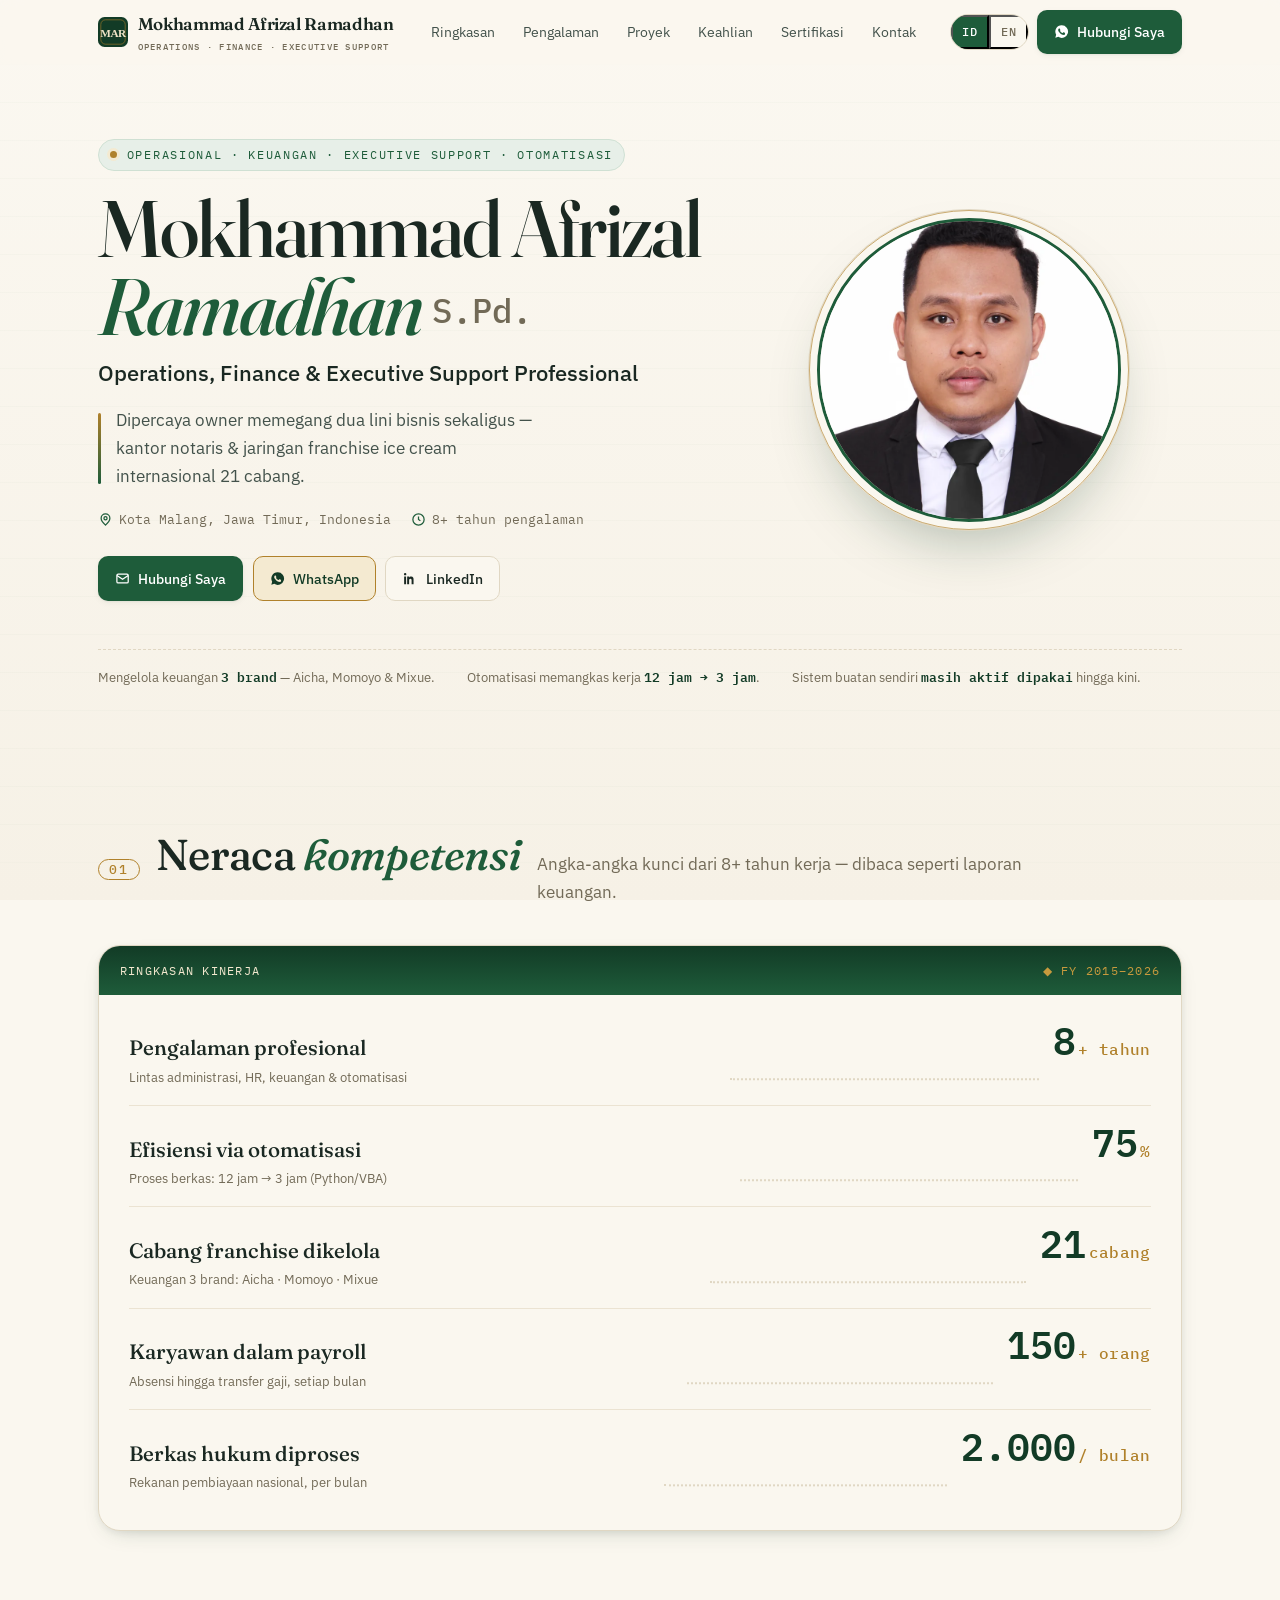
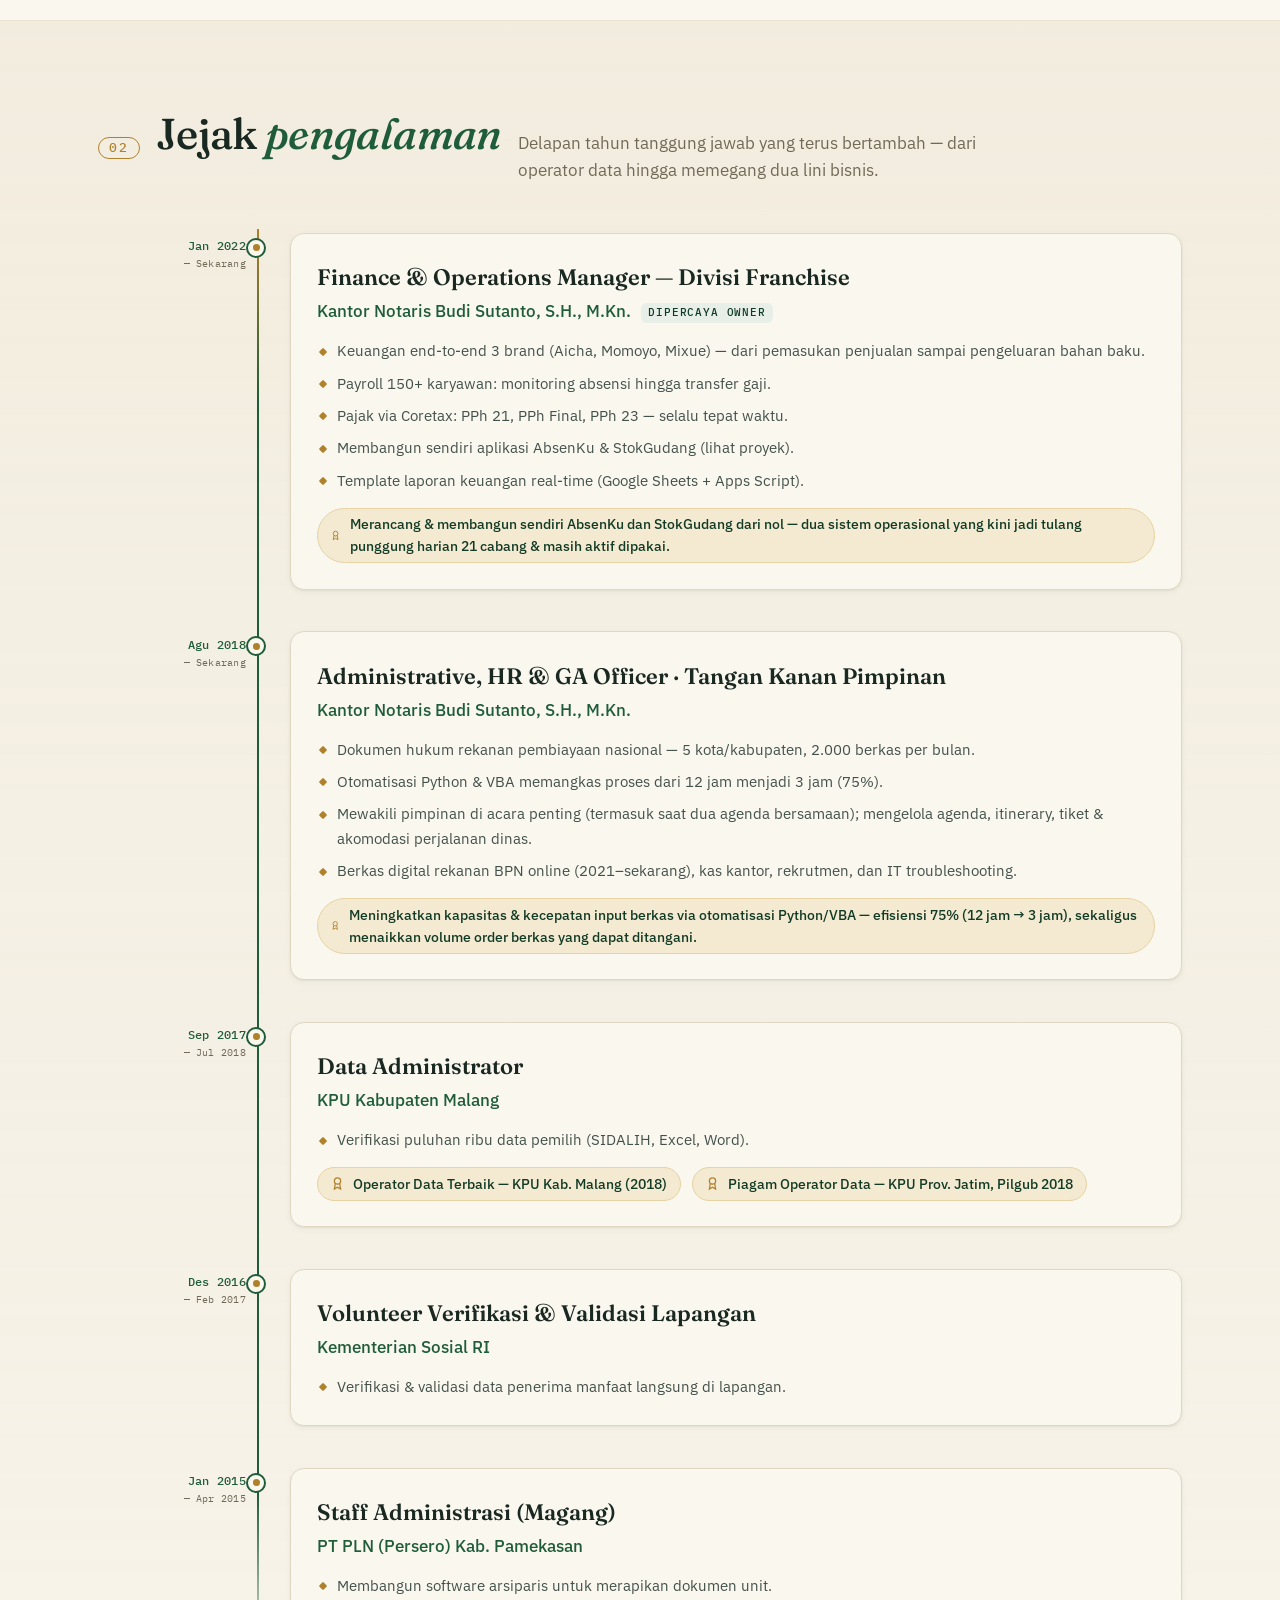
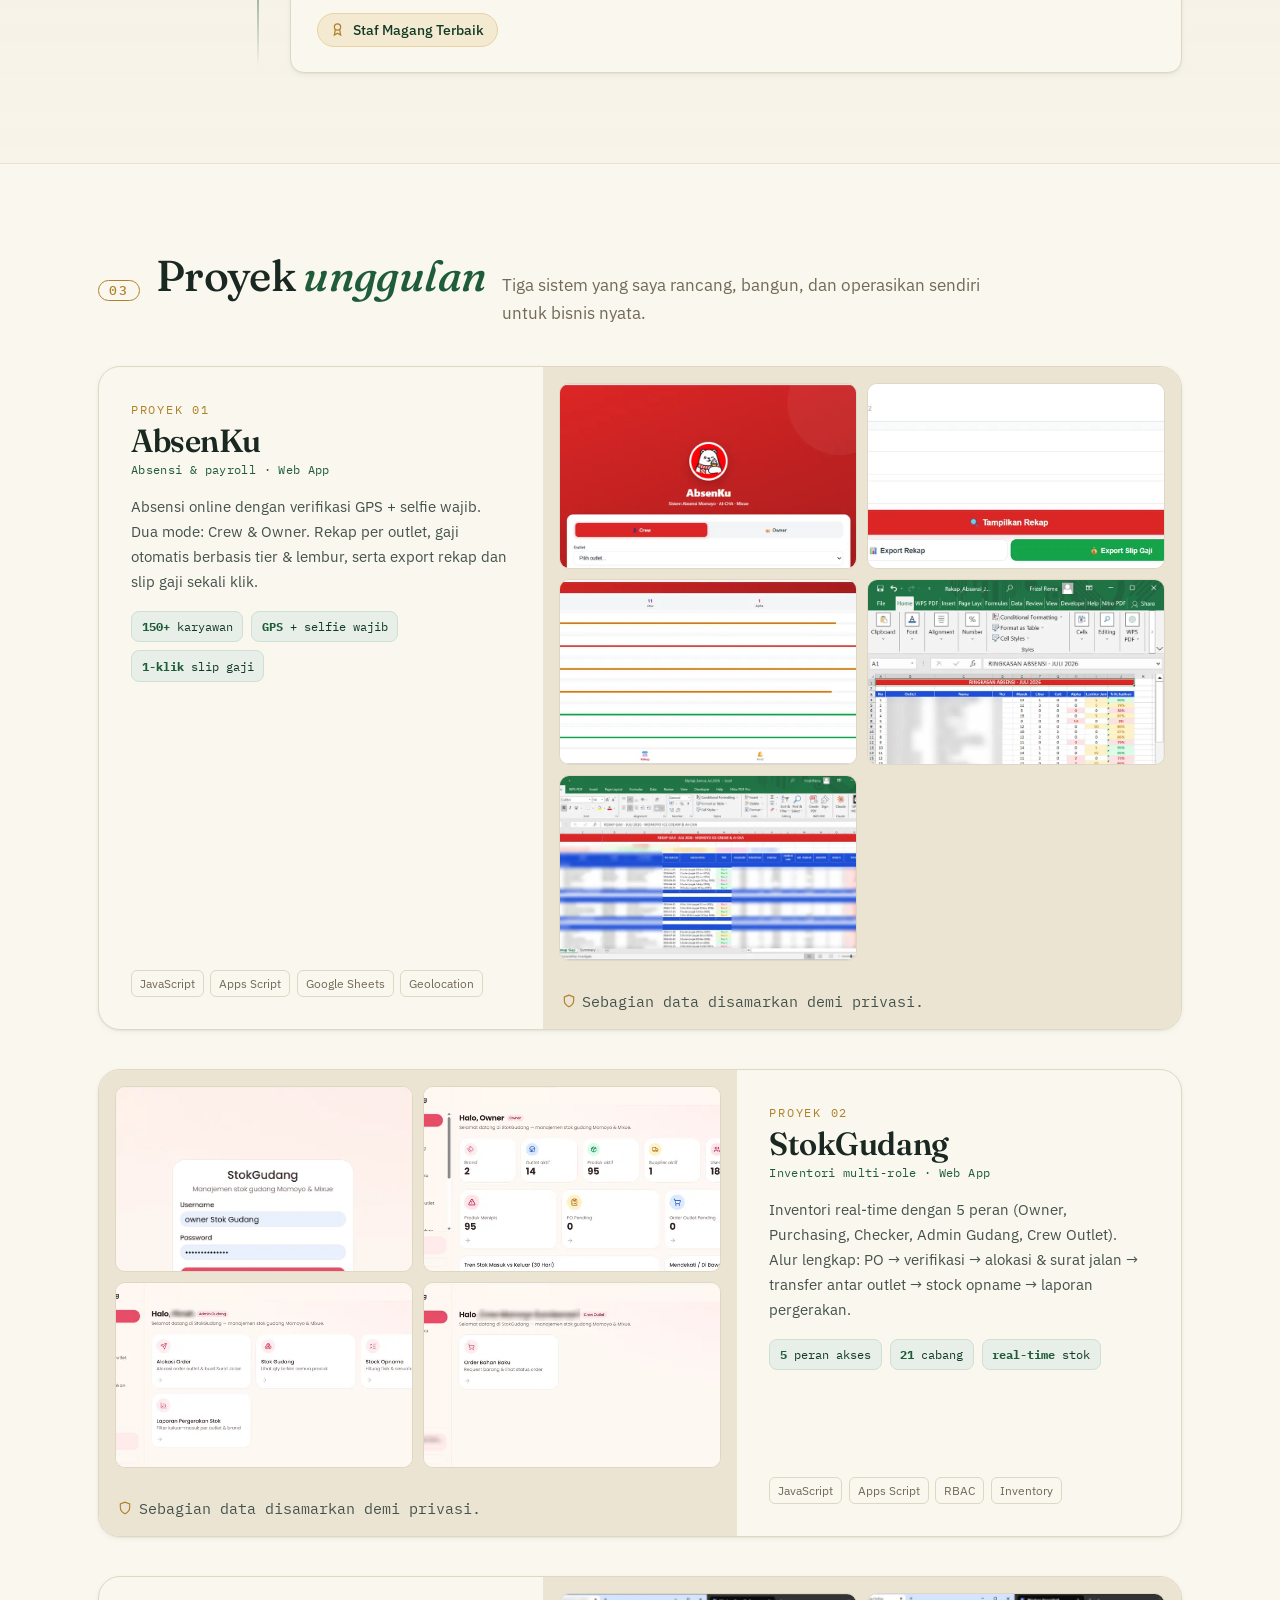
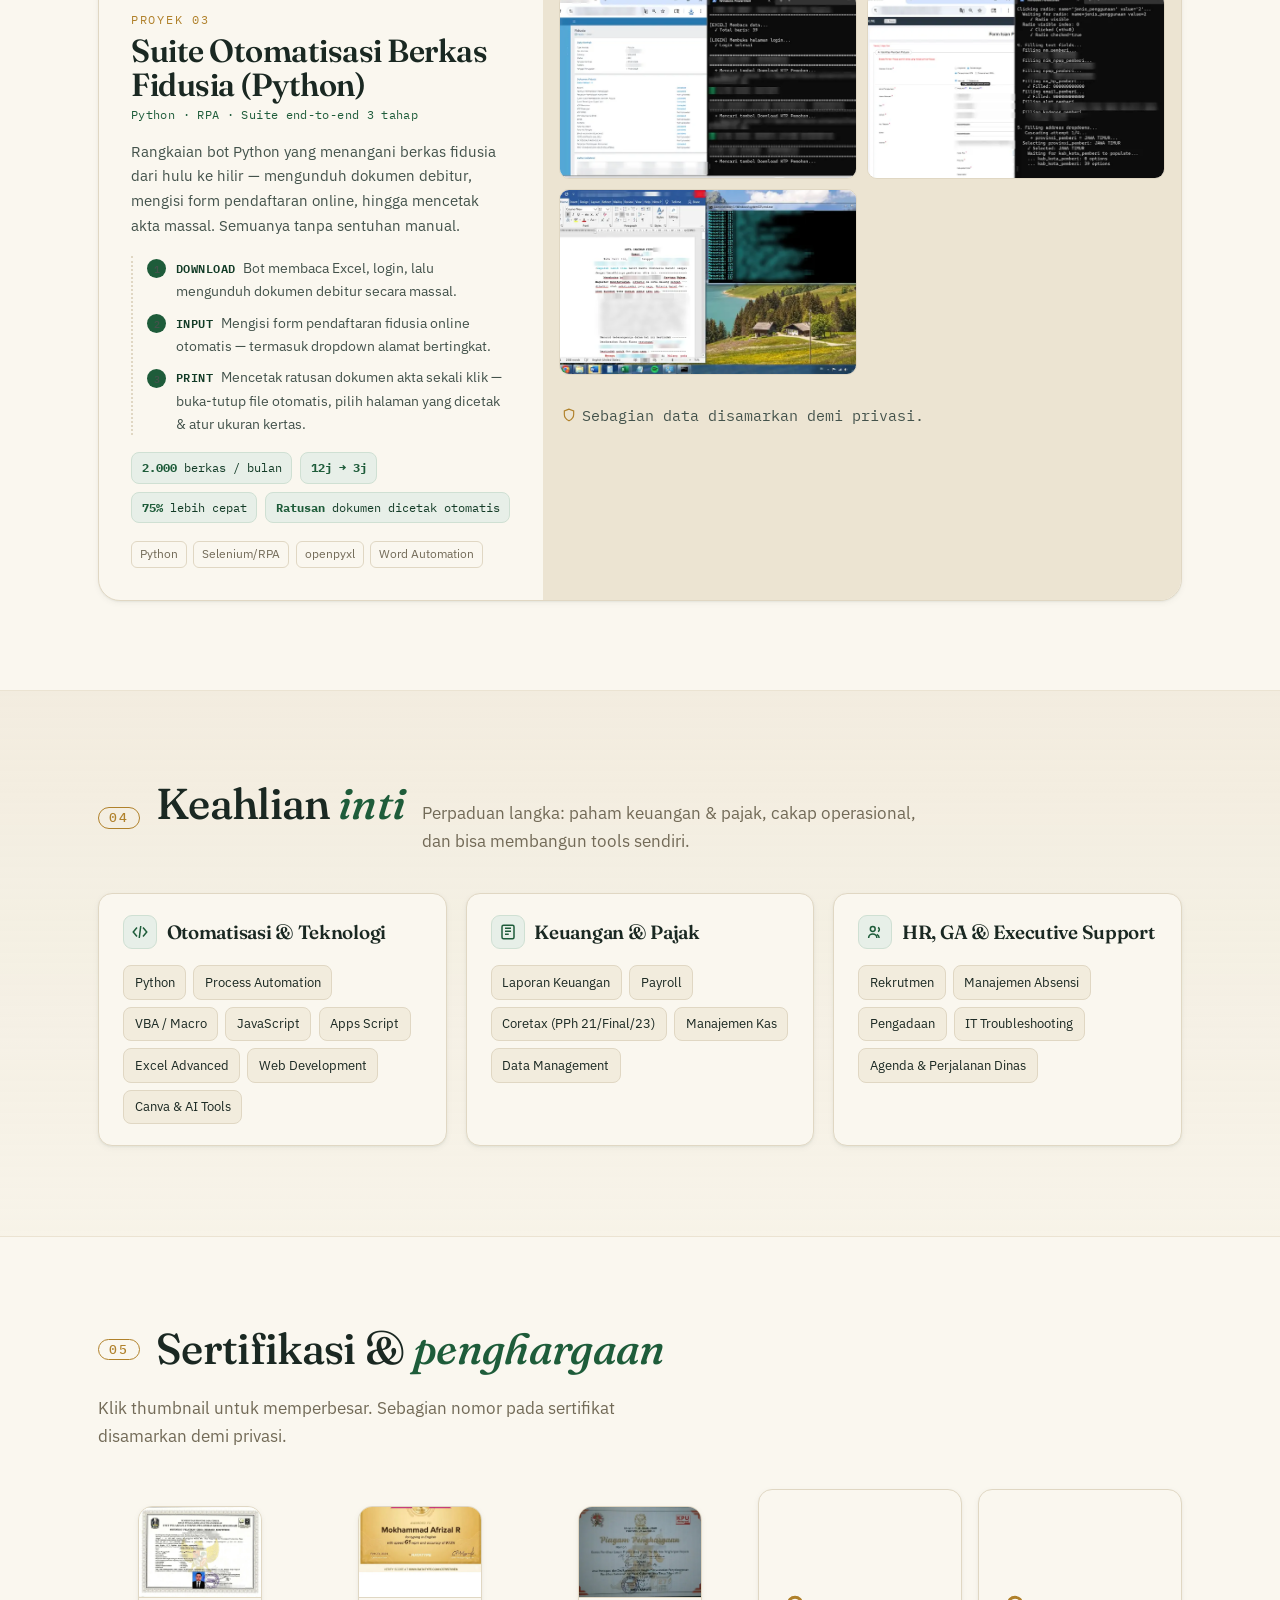
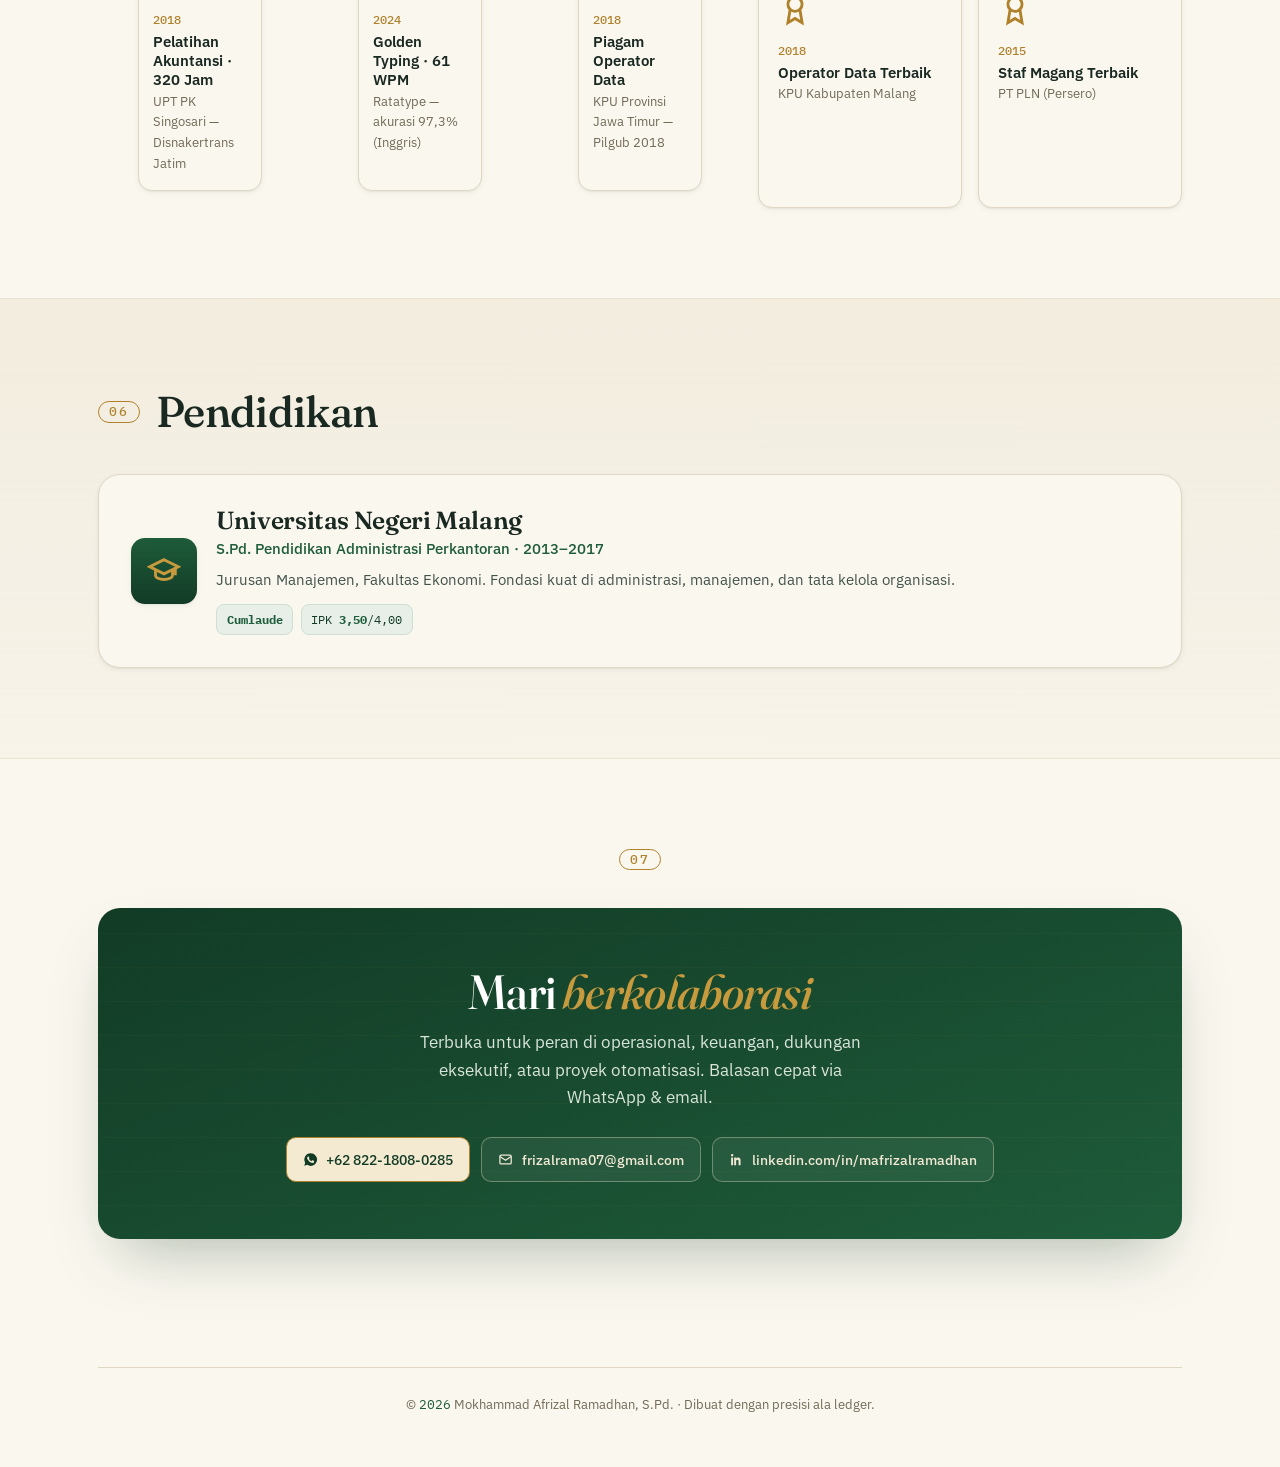
<file: index.html>
<!DOCTYPE html>
<html lang="id">
<head>
<meta charset="UTF-8">
<meta name="viewport" content="width=device-width, initial-scale=1">

<!-- Google tag (gtag.js) -->
<script async src="https://www.googletagmanager.com/gtag/js?id=G-D2D6FF4PM9"></script>
<script>
  window.dataLayer = window.dataLayer || [];
  function gtag(){dataLayer.push(arguments);}
  gtag('js', new Date());
  gtag('config', 'G-D2D6FF4PM9');
</script>

<title>Mokhammad Afrizal Ramadhan — Operations, Finance & Executive Support</title>
<meta name="description" content="CV & portofolio Mokhammad Afrizal Ramadhan, S.Pd. — profesional Operasional, Keuangan & Dukungan Eksekutif dengan 8+ tahun pengalaman. Otomatisasi Python/VBA, payroll 150+ karyawan, keuangan 21 cabang franchise.">
<meta name="author" content="Mokhammad Afrizal Ramadhan">
<meta name="theme-color" content="#123B26">
<link rel="canonical" href="https://frizalrama.github.io/cv/">

<!-- Favicon -->
<link rel="icon" href="favicon.svg" type="image/svg+xml">
<link rel="apple-touch-icon" href="favicon.svg">
<link rel="manifest" href="site.webmanifest">

<!-- Open Graph -->
<meta property="og:type" content="profile">
<meta property="og:site_name" content="Mokhammad Afrizal Ramadhan — CV">
<meta property="og:title" content="Mokhammad Afrizal Ramadhan, S.Pd.">
<meta property="og:description" content="Operations, Finance & Executive Support Professional — 8+ tahun. Otomatisasi, payroll 150+ karyawan, keuangan 21 cabang franchise.">
<meta property="og:url" content="https://frizalrama.github.io/cv/">
<meta property="og:image" content="https://frizalrama.github.io/cv/assets/img/me/og-image.jpg">
<meta property="og:image:width" content="1200">
<meta property="og:image:height" content="630">
<meta property="og:locale" content="id_ID">
<meta property="og:locale:alternate" content="en_US">
<meta property="profile:first_name" content="Mokhammad Afrizal">
<meta property="profile:last_name" content="Ramadhan">

<!-- Twitter -->
<meta name="twitter:card" content="summary_large_image">
<meta name="twitter:title" content="Mokhammad Afrizal Ramadhan, S.Pd.">
<meta name="twitter:description" content="Operations, Finance & Executive Support Professional — 8+ tahun pengalaman.">
<meta name="twitter:image" content="https://frizalrama.github.io/cv/assets/img/me/og-image.jpg">

<!-- Fonts -->
<link rel="preconnect" href="https://fonts.googleapis.com">
<link rel="preconnect" href="https://fonts.gstatic.com" crossorigin>
<link rel="stylesheet" href="https://fonts.googleapis.com/css2?family=Fraunces:ital,opsz,wght@0,9..144,400..900;1,9..144,400..600&family=IBM+Plex+Mono:wght@400;500;600&family=IBM+Plex+Sans:wght@400;500;600;700&display=swap">
<link rel="stylesheet" href="assets/css/style.css">

<!-- Structured data -->
<script type="application/ld+json">
{
  "@context":"https://schema.org",
  "@type":"Person",
  "name":"Mokhammad Afrizal Ramadhan",
  "honorificSuffix":"S.Pd.",
  "jobTitle":"Operations, Finance & Executive Support Professional",
  "image":"https://frizalrama.github.io/cv/assets/img/me/og-image.jpg",
  "url":"https://frizalrama.github.io/cv/",
  "email":"mailto:frizalrama07@gmail.com",
  "telephone":"+6282218080285",
  "address":{"@type":"PostalAddress","addressLocality":"Kota Malang","addressRegion":"Jawa Timur","addressCountry":"ID"},
  "sameAs":["https://www.linkedin.com/in/mafrizalramadhan"],
  "alumniOf":{"@type":"CollegeOrUniversity","name":"Universitas Negeri Malang"},
  "knowsLanguage":["id","en"],
  "knowsAbout":["Process Automation","Python","VBA","Financial Reporting","Payroll","Tax (Coretax)","Human Resources","Executive Support"]
}
</script>
</head>
<body>
<a class="skip-link" href="#main" data-i18n="skip">Lompat ke konten</a>

<!-- ===================== NAV ===================== -->
<header class="nav" id="nav">
  <div class="wrap nav__in">
    <a class="brand" href="#top" aria-label="Mokhammad Afrizal Ramadhan — beranda">
      <svg class="brand__seal" viewBox="0 0 64 64" aria-hidden="true"><rect width="64" height="64" rx="14" fill="#123B26"/><rect x="6" y="6" width="52" height="52" rx="10" fill="none" stroke="#B0812B" stroke-width="1.5" opacity=".8"/><text x="32" y="42" font-size="24" letter-spacing="-1" text-anchor="middle" fill="#EFE3C6" font-family="Georgia,serif" font-weight="700">MAR</text></svg>
      <span><b>Mokhammad Afrizal Ramadhan</b><small>Operations · Finance · Executive Support</small></span>
    </a>
    <nav class="nav__links" aria-label="Bagian">
      <a href="#ringkasan" data-i18n="nav1">Ringkasan</a>
      <a href="#pengalaman" data-i18n="nav2">Pengalaman</a>
      <a href="#proyek" data-i18n="nav3">Proyek</a>
      <a href="#keahlian" data-i18n="nav4">Keahlian</a>
      <a href="#sertifikasi" data-i18n="nav5">Sertifikasi</a>
      <a href="#kontak" data-i18n="nav6">Kontak</a>
    </nav>
    <div class="nav__actions">
      <div class="lang" role="group" aria-label="Pilih bahasa / Language">
        <button type="button" data-lang="id" aria-pressed="true">ID</button>
        <button type="button" data-lang="en" aria-pressed="false">EN</button>
      </div>
      <a class="btn btn--primary" href="https://wa.me/6282218080285" target="_blank" rel="noopener">
        <svg viewBox="0 0 24 24" fill="currentColor" aria-hidden="true"><path d="M12 2a10 10 0 0 0-8.6 15l-1.3 4.7 4.8-1.3A10 10 0 1 0 12 2Zm5.5 14.1c-.2.6-1.3 1.2-1.8 1.2-.5.1-1 .1-1.7-.1-.4-.1-.9-.3-1.6-.6-2.8-1.2-4.6-4-4.7-4.2-.1-.2-1.1-1.5-1.1-2.8 0-1.3.7-2 .9-2.2.2-.3.5-.3.7-.3h.5c.2 0 .4 0 .6.5.2.5.7 1.8.8 1.9.1.1.1.3 0 .5-.1.2-.2.4-.3.5-.2.2-.3.4-.2.6.2.4.8 1.2 1.6 1.9 1 .9 1.8 1.1 2.1 1.3.2.1.4.1.6-.1.1-.2.7-.8.9-1 .2-.3.4-.2.6-.1.2.1 1.5.7 1.7.9.2.1.4.2.4.3.1.1.1.6-.1 1.2Z"/></svg>
        <span data-i18n="wabtn">Hubungi Saya</span>
      </a>
    </div>
  </div>
</header>

<main id="main">
<span id="top"></span>

<!-- ===================== HERO ===================== -->
<section class="hero">
  <div class="wrap hero__grid">
    <div class="hero__copy" data-reveal>
      <span class="hero__eyebrow"><span class="dot"></span><span data-i18n="eyebrow">Operasional · Keuangan · Executive Support · Otomatisasi</span></span>
      <h1>
        Mokhammad Afrizal
        <span class="ln2">Ramadhan <span class="deg">S.Pd.</span></span>
      </h1>
      <p class="hero__headline" data-i18n="headline">Operations, Finance &amp; Executive Support Professional</p>
      <p class="hero__tag" data-i18n="tagline">Dipercaya owner memegang dua lini bisnis sekaligus — kantor notaris &amp; jaringan franchise ice cream internasional 21 cabang.</p>
      <div class="hero__meta">
        <span><svg viewBox="0 0 24 24" fill="none" stroke="currentColor" stroke-width="2" aria-hidden="true"><path d="M12 21s-7-6.3-7-11a7 7 0 0 1 14 0c0 4.7-7 11-7 11Z"/><circle cx="12" cy="10" r="2.5"/></svg><span data-i18n="loc">Kota Malang, Jawa Timur, Indonesia</span></span>
        <span><svg viewBox="0 0 24 24" fill="none" stroke="currentColor" stroke-width="2" aria-hidden="true"><circle cx="12" cy="12" r="9"/><path d="M12 7v5l3 2"/></svg><span data-i18n="exp">8+ tahun pengalaman</span></span>
      </div>
      <div class="hero__cta">
        <a class="btn btn--primary" href="mailto:frizalrama07@gmail.com">
          <svg viewBox="0 0 24 24" fill="none" stroke="currentColor" stroke-width="2" aria-hidden="true"><rect x="3" y="5" width="18" height="14" rx="2"/><path d="m3 7 9 6 9-6"/></svg>
          <span data-i18n="contactbtn">Hubungi Saya</span>
        </a>
        <a class="btn btn--gold" href="https://wa.me/6282218080285" target="_blank" rel="noopener">
          <svg viewBox="0 0 24 24" fill="currentColor" aria-hidden="true"><path d="M12 2a10 10 0 0 0-8.6 15l-1.3 4.7 4.8-1.3A10 10 0 1 0 12 2Zm5.5 14.1c-.2.6-1.3 1.2-1.8 1.2-.5.1-1 .1-1.7-.1-.4-.1-.9-.3-1.6-.6-2.8-1.2-4.6-4-4.7-4.2-.1-.2-1.1-1.5-1.1-2.8 0-1.3.7-2 .9-2.2.2-.3.5-.3.7-.3h.5c.2 0 .4 0 .6.5.2.5.7 1.8.8 1.9.1.1.1.3 0 .5-.1.2-.2.4-.3.5-.2.2-.3.4-.2.6.2.4.8 1.2 1.6 1.9 1 .9 1.8 1.1 2.1 1.3.2.1.4.1.6-.1.1-.2.7-.8.9-1 .2-.3.4-.2.6-.1.2.1 1.5.7 1.7.9.2.1.4.2.4.3.1.1.1.6-.1 1.2Z"/></svg>
          WhatsApp
        </a>
        <a class="btn btn--ghost" href="https://www.linkedin.com/in/mafrizalramadhan" target="_blank" rel="noopener">
          <svg viewBox="0 0 24 24" fill="currentColor" aria-hidden="true"><path d="M6.94 5a1.94 1.94 0 1 1-3.88 0 1.94 1.94 0 0 1 3.88 0ZM3.4 8.6h3.1V21H3.4V8.6Zm5.1 0h3v1.7h.05c.42-.8 1.45-1.7 3-1.7 3.2 0 3.8 2.1 3.8 4.9V21h-3.1v-5.5c0-1.3 0-3-1.85-3s-2.1 1.4-2.1 2.9V21h-3.1V8.6Z"/></svg>
          LinkedIn
        </a>
      </div>
    </div>

    <div class="portrait" data-reveal>
      <figure class="avatar">
        <img src="assets/img/me/profile.webp" width="440" height="440"
             alt="Foto formal Mokhammad Afrizal Ramadhan mengenakan jas hitam" fetchpriority="high">
      </figure>
    </div>
  </div>

  <div class="wrap">
    <div class="trust" data-reveal>
      <span data-i18n="trust1">Mengelola keuangan <b>3&nbsp;brand</b> — Aicha, Momoyo &amp; Mixue.</span>
      <span data-i18n="trust2">Otomatisasi memangkas kerja <b>12&nbsp;jam&nbsp;→&nbsp;3&nbsp;jam</b>.</span>
      <span data-i18n="trust3">Sistem buatan sendiri <b>masih aktif dipakai</b> hingga kini.</span>
    </div>
  </div>
</section>

<!-- ===================== 01 · LEDGER / RINGKASAN ===================== -->
<section class="section" id="ringkasan">
  <div class="wrap">
    <div class="sec-head">
      <span class="sec-idx">01</span>
      <h2 class="sec-title" data-i18n="s1title">Neraca <em>kompetensi</em></h2>
      <p class="sec-lead" data-i18n="s1lead">Angka-angka kunci dari 8+ tahun kerja — dibaca seperti laporan keuangan.</p>
    </div>

    <div class="ledger" data-reveal>
      <div class="ledger__head">
        <span data-i18n="ledgerhead">Ringkasan Kinerja</span>
        <span class="stamp">◆ FY 2015–2026</span>
      </div>
      <div class="ledger__body">
        <div class="lrow">
          <div class="lrow__main"><div class="lrow__lbl" data-i18n="k1l">Pengalaman profesional</div><div class="lrow__sub" data-i18n="k1s">Lintas administrasi, HR, keuangan &amp; otomatisasi</div></div>
          <div class="lrow__dots" aria-hidden="true"></div>
          <div class="lrow__val"><span class="count" data-count="8">8</span><span class="u" data-i18n="uyear">+ tahun</span></div>
        </div>
        <div class="lrow">
          <div class="lrow__main"><div class="lrow__lbl" data-i18n="k2l">Efisiensi via otomatisasi</div><div class="lrow__sub" data-i18n="k2s">Proses berkas: 12 jam → 3 jam (Python/VBA)</div></div>
          <div class="lrow__dots" aria-hidden="true"></div>
          <div class="lrow__val"><span class="count" data-count="75">75</span><span class="u">%</span></div>
        </div>
        <div class="lrow">
          <div class="lrow__main"><div class="lrow__lbl" data-i18n="k3l">Cabang franchise dikelola</div><div class="lrow__sub" data-i18n="k3s">Keuangan 3 brand: Aicha · Momoyo · Mixue</div></div>
          <div class="lrow__dots" aria-hidden="true"></div>
          <div class="lrow__val"><span class="count" data-count="21">21</span><span class="u" data-i18n="ubranch">cabang</span></div>
        </div>
        <div class="lrow">
          <div class="lrow__main"><div class="lrow__lbl" data-i18n="k4l">Karyawan dalam payroll</div><div class="lrow__sub" data-i18n="k4s">Absensi hingga transfer gaji, setiap bulan</div></div>
          <div class="lrow__dots" aria-hidden="true"></div>
          <div class="lrow__val"><span class="count" data-count="150">150</span><span class="u" data-i18n="uperson">+ orang</span></div>
        </div>
        <div class="lrow">
          <div class="lrow__main"><div class="lrow__lbl" data-i18n="k5l">Berkas hukum diproses</div><div class="lrow__sub" data-i18n="k5s">Rekanan pembiayaan nasional, per bulan</div></div>
          <div class="lrow__dots" aria-hidden="true"></div>
          <div class="lrow__val"><span class="count" data-count="2000" data-format="thousand">2.000</span><span class="u" data-i18n="umonth">/ bulan</span></div>
        </div>
      </div>
    </div>
  </div>
</section>

<!-- ===================== 02 · PENGALAMAN ===================== -->
<section class="section section--alt" id="pengalaman">
  <div class="wrap">
    <div class="sec-head">
      <span class="sec-idx">02</span>
      <h2 class="sec-title" data-i18n="s2title">Jejak <em>pengalaman</em></h2>
      <p class="sec-lead" data-i18n="s2lead">Delapan tahun tanggung jawab yang terus bertambah — dari operator data hingga memegang dua lini bisnis.</p>
    </div>

    <div class="tl">
      <!-- 1 -->
      <div class="tl__item" data-reveal>
        <div class="tl__dot" aria-hidden="true"></div>
        <div class="tl__date">Jan 2022<small data-i18n="now">— Sekarang</small></div>
        <div class="card">
          <div class="tl__role" data-i18n="e1role">Finance &amp; Operations Manager — Divisi Franchise</div>
          <div class="tl__org">Kantor Notaris Budi Sutanto, S.H., M.Kn. <span class="pill" data-i18n="e1pill">Dipercaya owner</span></div>
          <ul class="tl__list">
            <li data-i18n="e1a">Keuangan end-to-end 3 brand (Aicha, Momoyo, Mixue) — dari pemasukan penjualan sampai pengeluaran bahan baku.</li>
            <li data-i18n="e1b">Payroll 150+ karyawan: monitoring absensi hingga transfer gaji.</li>
            <li data-i18n="e1c">Pajak via Coretax: PPh 21, PPh Final, PPh 23 — selalu tepat waktu.</li>
            <li data-i18n="e1d">Membangun sendiri aplikasi AbsenKu &amp; StokGudang (lihat proyek).</li>
            <li data-i18n="e1e">Template laporan keuangan real-time (Google Sheets + Apps Script).</li>
          </ul>
          <span class="award"><svg viewBox="0 0 24 24" fill="none" stroke="currentColor" stroke-width="2" aria-hidden="true"><circle cx="12" cy="8" r="5"/><path d="m8.5 12-1.5 9 5-3 5 3-1.5-9"/></svg><span data-i18n="e1award">Merancang &amp; membangun sendiri AbsenKu dan StokGudang dari nol — dua sistem operasional yang kini jadi tulang punggung harian 21 cabang &amp; masih aktif dipakai.</span></span>
        </div>
      </div>
      <!-- 2 -->
      <div class="tl__item" data-reveal>
        <div class="tl__dot" aria-hidden="true"></div>
        <div class="tl__date"><span data-i18n="e2date">Agu 2018</span><small data-i18n="now">— Sekarang</small></div>
        <div class="card">
          <div class="tl__role" data-i18n="e2role">Administrative, HR &amp; GA Officer · Tangan Kanan Pimpinan</div>
          <div class="tl__org">Kantor Notaris Budi Sutanto, S.H., M.Kn.</div>
          <ul class="tl__list">
            <li data-i18n="e2a">Dokumen hukum rekanan pembiayaan nasional — 5 kota/kabupaten, 2.000 berkas per bulan.</li>
            <li data-i18n="e2b">Otomatisasi Python &amp; VBA memangkas proses dari 12 jam menjadi 3 jam (75%).</li>
            <li data-i18n="e2c">Mewakili pimpinan di acara penting (termasuk saat dua agenda bersamaan); mengelola agenda, itinerary, tiket &amp; akomodasi perjalanan dinas.</li>
            <li data-i18n="e2d">Berkas digital rekanan BPN online (2021–sekarang), kas kantor, rekrutmen, dan IT troubleshooting.</li>
          </ul>
          <span class="award"><svg viewBox="0 0 24 24" fill="none" stroke="currentColor" stroke-width="2" aria-hidden="true"><circle cx="12" cy="8" r="5"/><path d="m8.5 12-1.5 9 5-3 5 3-1.5-9"/></svg><span data-i18n="e2award">Meningkatkan kapasitas &amp; kecepatan input berkas via otomatisasi Python/VBA — efisiensi 75% (12 jam → 3 jam), sekaligus menaikkan volume order berkas yang dapat ditangani.</span></span>
        </div>
      </div>
      <!-- 3 -->
      <div class="tl__item" data-reveal>
        <div class="tl__dot" aria-hidden="true"></div>
        <div class="tl__date">Sep 2017<small>— Jul 2018</small></div>
        <div class="card">
          <div class="tl__role" data-i18n="e3role">Data Administrator</div>
          <div class="tl__org">KPU Kabupaten Malang</div>
          <ul class="tl__list">
            <li data-i18n="e3a">Verifikasi puluhan ribu data pemilih (SIDALIH, Excel, Word).</li>
          </ul>
          <span class="award"><svg viewBox="0 0 24 24" fill="none" stroke="currentColor" stroke-width="2" aria-hidden="true"><circle cx="12" cy="8" r="5"/><path d="m8.5 12-1.5 9 5-3 5 3-1.5-9"/></svg><span data-i18n="e3aw1">Operator Data Terbaik — KPU Kab. Malang (2018)</span></span>
          <span class="award"><svg viewBox="0 0 24 24" fill="none" stroke="currentColor" stroke-width="2" aria-hidden="true"><circle cx="12" cy="8" r="5"/><path d="m8.5 12-1.5 9 5-3 5 3-1.5-9"/></svg><span data-i18n="e3aw2">Piagam Operator Data — KPU Prov. Jatim, Pilgub 2018</span></span>
        </div>
      </div>
      <!-- 4 -->
      <div class="tl__item" data-reveal>
        <div class="tl__dot" aria-hidden="true"></div>
        <div class="tl__date"><span data-i18n="e4date">Des 2016</span><small>— Feb 2017</small></div>
        <div class="card">
          <div class="tl__role" data-i18n="e4role">Volunteer Verifikasi &amp; Validasi Lapangan</div>
          <div class="tl__org">Kementerian Sosial RI</div>
          <ul class="tl__list">
            <li data-i18n="e4a">Verifikasi &amp; validasi data penerima manfaat langsung di lapangan.</li>
          </ul>
        </div>
      </div>
      <!-- 5 -->
      <div class="tl__item" data-reveal>
        <div class="tl__dot" aria-hidden="true"></div>
        <div class="tl__date">Jan 2015<small>— Apr 2015</small></div>
        <div class="card">
          <div class="tl__role" data-i18n="e5role">Staff Administrasi (Magang)</div>
          <div class="tl__org">PT PLN (Persero) Kab. Pamekasan</div>
          <ul class="tl__list">
            <li data-i18n="e5a">Membangun software arsiparis untuk merapikan dokumen unit.</li>
          </ul>
          <span class="award"><svg viewBox="0 0 24 24" fill="none" stroke="currentColor" stroke-width="2" aria-hidden="true"><circle cx="12" cy="8" r="5"/><path d="m8.5 12-1.5 9 5-3 5 3-1.5-9"/></svg><span data-i18n="e5aw">Staf Magang Terbaik</span></span>
        </div>
      </div>
    </div>
  </div>
</section>

<!-- ===================== 03 · PROYEK ===================== -->
<section class="section" id="proyek">
  <div class="wrap">
    <div class="sec-head">
      <span class="sec-idx">03</span>
      <h2 class="sec-title" data-i18n="s3title">Proyek <em>unggulan</em></h2>
      <p class="sec-lead" data-i18n="s3lead">Tiga sistem yang saya rancang, bangun, dan operasikan sendiri untuk bisnis nyata.</p>
    </div>

    <div class="proj">
      <!-- AbsenKu -->
      <article class="pcard" data-reveal>
        <div class="pcard__info">
          <span class="pcard__no">PROYEK 01</span>
          <h3>AbsenKu</h3>
          <span class="pcard__meta" data-i18n="p1meta">Absensi &amp; payroll · Web App</span>
          <p data-i18n="p1desc">Absensi online dengan verifikasi GPS + selfie wajib. Dua mode: Crew &amp; Owner. Rekap per outlet, gaji otomatis berbasis tier &amp; lembur, serta export rekap dan slip gaji sekali klik.</p>
          <div class="pcard__stats">
            <span class="stat-chip"><b>150+</b> <span data-i18n="p1c1">karyawan</span></span>
            <span class="stat-chip"><b>GPS</b> + <span data-i18n="p1c2">selfie wajib</span></span>
            <span class="stat-chip"><b>1-klik</b> <span data-i18n="p1c3">slip gaji</span></span>
          </div>
          <div class="pcard__tags">
            <span class="tag">JavaScript</span><span class="tag">Apps Script</span><span class="tag">Google Sheets</span><span class="tag">Geolocation</span>
          </div>
        </div>
        <div class="gallery" data-gallery="AbsenKu">
          <figure class="shot" tabindex="0" role="button" data-full="assets/img/projects/absen-login.webp" aria-label="Buka gambar: halaman login AbsenKu">
            <img src="assets/img/projects/absen-login-t.webp" loading="lazy" alt="Halaman login AbsenKu dengan verifikasi GPS dan selfie wajib">
            <span class="shot__zoom"><svg viewBox="0 0 24 24" fill="none" stroke="currentColor" stroke-width="2"><circle cx="11" cy="11" r="7"/><path d="m21 21-4-4M11 8v6M8 11h6"/></svg></span>
            <figcaption data-i18n="p1i1">Halaman login — verifikasi GPS + selfie wajib</figcaption>
          </figure>
          <figure class="shot" tabindex="0" role="button" data-full="assets/img/projects/absen-owner.webp" aria-label="Buka gambar: panel Owner AbsenKu">
            <img src="assets/img/projects/absen-owner-t.webp" loading="lazy" alt="Panel Owner AbsenKu dengan filter rekap dan export slip gaji">
            <span class="shot__zoom"><svg viewBox="0 0 24 24" fill="none" stroke="currentColor" stroke-width="2"><circle cx="11" cy="11" r="7"/><path d="m21 21-4-4M11 8v6M8 11h6"/></svg></span>
            <figcaption data-i18n="p1i2">Panel Owner — filter rekap &amp; export slip gaji</figcaption>
          </figure>
          <figure class="shot" tabindex="0" role="button" data-full="assets/img/projects/absen-dashboard.webp" aria-label="Buka gambar: rekap kehadiran per outlet">
            <img src="assets/img/projects/absen-dashboard-t.webp" loading="lazy" alt="Rekap kehadiran crew per outlet">
            <span class="shot__zoom"><svg viewBox="0 0 24 24" fill="none" stroke="currentColor" stroke-width="2"><circle cx="11" cy="11" r="7"/><path d="m21 21-4-4M11 8v6M8 11h6"/></svg></span>
            <figcaption data-i18n="p1i3">Rekap kehadiran per outlet</figcaption>
          </figure>
          <figure class="shot" tabindex="0" role="button" data-full="assets/img/projects/absen-rekap.webp" aria-label="Buka gambar: export rekap absensi otomatis">
            <img src="assets/img/projects/absen-rekap-t.webp" loading="lazy" alt="Export rekap absensi otomatis ke Excel">
            <span class="shot__zoom"><svg viewBox="0 0 24 24" fill="none" stroke="currentColor" stroke-width="2"><circle cx="11" cy="11" r="7"/><path d="m21 21-4-4M11 8v6M8 11h6"/></svg></span>
            <figcaption data-i18n="p1i4">Export rekap absensi otomatis</figcaption>
          </figure>
          <figure class="shot" tabindex="0" role="button" data-full="assets/img/projects/absen-slip.webp" aria-label="Buka gambar: export rekap gaji">
            <img src="assets/img/projects/absen-slip-t.webp" loading="lazy" alt="Export rekap gaji berbasis tier dan lembur">
            <span class="shot__zoom"><svg viewBox="0 0 24 24" fill="none" stroke="currentColor" stroke-width="2"><circle cx="11" cy="11" r="7"/><path d="m21 21-4-4M11 8v6M8 11h6"/></svg></span>
            <figcaption data-i18n="p1i5">Export rekap gaji</figcaption>
          </figure>
          <p class="gallery__note"><svg viewBox="0 0 24 24" fill="none" stroke="currentColor" stroke-width="2"><path d="M12 2 4 5v6c0 5 3.4 8.5 8 11 4.6-2.5 8-6 8-11V5l-8-3Z"/></svg><span data-i18n="privnote">Sebagian data disamarkan demi privasi.</span></p>
        </div>
      </article>

      <!-- StokGudang -->
      <article class="pcard pcard--flip" data-reveal>
        <div class="pcard__info">
          <span class="pcard__no">PROYEK 02</span>
          <h3>StokGudang</h3>
          <span class="pcard__meta" data-i18n="p2meta">Inventori multi-role · Web App</span>
          <p data-i18n="p2desc">Inventori real-time dengan 5 peran (Owner, Purchasing, Checker, Admin Gudang, Crew Outlet). Alur lengkap: PO → verifikasi → alokasi &amp; surat jalan → transfer antar outlet → stock opname → laporan pergerakan.</p>
          <div class="pcard__stats">
            <span class="stat-chip"><b>5</b> <span data-i18n="p2c1">peran akses</span></span>
            <span class="stat-chip"><b>21</b> <span data-i18n="p2c2">cabang</span></span>
            <span class="stat-chip"><b>real-time</b> <span data-i18n="p2c3">stok</span></span>
          </div>
          <div class="pcard__tags">
            <span class="tag">JavaScript</span><span class="tag">Apps Script</span><span class="tag">RBAC</span><span class="tag">Inventory</span>
          </div>
        </div>
        <div class="gallery" data-gallery="StokGudang">
          <figure class="shot" tabindex="0" role="button" data-full="assets/img/projects/stok-login.webp" aria-label="Buka gambar: login multi-role StokGudang">
            <img src="assets/img/projects/stok-login-t.webp" loading="lazy" alt="Login multi-role StokGudang">
            <span class="shot__zoom"><svg viewBox="0 0 24 24" fill="none" stroke="currentColor" stroke-width="2"><circle cx="11" cy="11" r="7"/><path d="m21 21-4-4M11 8v6M8 11h6"/></svg></span>
            <figcaption data-i18n="p2i1">Login multi-role</figcaption>
          </figure>
          <figure class="shot" tabindex="0" role="button" data-full="assets/img/projects/stok-dashboard.webp" aria-label="Buka gambar: dashboard Owner StokGudang">
            <img src="assets/img/projects/stok-dashboard-t.webp" loading="lazy" alt="Dashboard Owner StokGudang dengan ringkasan stok real-time">
            <span class="shot__zoom"><svg viewBox="0 0 24 24" fill="none" stroke="currentColor" stroke-width="2"><circle cx="11" cy="11" r="7"/><path d="m21 21-4-4M11 8v6M8 11h6"/></svg></span>
            <figcaption data-i18n="p2i2">Dashboard Owner — ringkasan stok real-time</figcaption>
          </figure>
          <figure class="shot" tabindex="0" role="button" data-full="assets/img/projects/stok-admin.webp" aria-label="Buka gambar: role Admin Gudang">
            <img src="assets/img/projects/stok-admin-t.webp" loading="lazy" alt="Role Admin Gudang untuk alokasi order dan stock opname">
            <span class="shot__zoom"><svg viewBox="0 0 24 24" fill="none" stroke="currentColor" stroke-width="2"><circle cx="11" cy="11" r="7"/><path d="m21 21-4-4M11 8v6M8 11h6"/></svg></span>
            <figcaption data-i18n="p2i3">Role Admin Gudang — alokasi order &amp; stock opname</figcaption>
          </figure>
          <figure class="shot" tabindex="0" role="button" data-full="assets/img/projects/stok-crew.webp" aria-label="Buka gambar: role Crew Outlet">
            <img src="assets/img/projects/stok-crew-t.webp" loading="lazy" alt="Role Crew Outlet untuk order bahan baku">
            <span class="shot__zoom"><svg viewBox="0 0 24 24" fill="none" stroke="currentColor" stroke-width="2"><circle cx="11" cy="11" r="7"/><path d="m21 21-4-4M11 8v6M8 11h6"/></svg></span>
            <figcaption data-i18n="p2i4">Role Crew Outlet — order bahan baku</figcaption>
          </figure>
          <p class="gallery__note"><svg viewBox="0 0 24 24" fill="none" stroke="currentColor" stroke-width="2"><path d="M12 2 4 5v6c0 5 3.4 8.5 8 11 4.6-2.5 8-6 8-11V5l-8-3Z"/></svg><span data-i18n="privnote">Sebagian data disamarkan demi privasi.</span></p>
        </div>
      </article>

      <!-- Fidusia -->
      <article class="pcard" data-reveal>
        <div class="pcard__info">
          <span class="pcard__no">PROYEK 03</span>
          <h3 data-i18n="p3title">Suite Otomatisasi Berkas Fidusia (Python)</h3>
          <span class="pcard__meta" data-i18n="p3meta">Python · RPA · Suite end-to-end 3 tahap</span>
          <p data-i18n="p3desc">Rangkaian bot Python yang menangani berkas fidusia dari hulu ke hilir — mengunduh dokumen debitur, mengisi form pendaftaran online, hingga mencetak akta massal. Semuanya tanpa sentuhan manual.</p>
          <ol class="stages">
            <li><span class="stages__n">1</span><p><b>Download</b><span data-i18n="p3s1d">Bot membaca Excel, login, lalu mengunduh dokumen debitur secara massal.</span></p></li>
            <li><span class="stages__n">2</span><p><b>Input</b><span data-i18n="p3s2d">Mengisi form pendaftaran fidusia online otomatis — termasuk dropdown alamat bertingkat.</span></p></li>
            <li><span class="stages__n">3</span><p><b>Print</b><span data-i18n="p3s3d">Mencetak ratusan dokumen akta sekali klik — buka-tutup file otomatis, pilih halaman yang dicetak &amp; atur ukuran kertas.</span></p></li>
          </ol>
          <div class="pcard__stats">
            <span class="stat-chip"><b data-i18n="p3c1b">2.000</b> <span data-i18n="p3c1">berkas / bulan</span></span>
            <span class="stat-chip"><b data-i18n="p3c4">12j → 3j</b></span>
            <span class="stat-chip"><b>75%</b> <span data-i18n="p3c2">lebih cepat</span></span>
            <span class="stat-chip"><b data-i18n="p3c3b">Ratusan</b> <span data-i18n="p3c3">dokumen dicetak otomatis</span></span>
          </div>
          <div class="pcard__tags">
            <span class="tag">Python</span><span class="tag">Selenium/RPA</span><span class="tag">openpyxl</span><span class="tag">Word Automation</span>
          </div>
        </div>
        <div class="gallery" data-gallery="Fidusia">
          <figure class="shot" tabindex="0" role="button" data-full="assets/img/projects/fidusia-download.webp" aria-label="Buka gambar: bot mengunduh dokumen">
            <img src="assets/img/projects/fidusia-download-t.webp" loading="lazy" alt="Bot mengunduh dokumen debitur secara massal, log di PowerShell">
            <span class="shot__zoom"><svg viewBox="0 0 24 24" fill="none" stroke="currentColor" stroke-width="2"><circle cx="11" cy="11" r="7"/><path d="m21 21-4-4M11 8v6M8 11h6"/></svg></span>
            <figcaption data-i18n="p3i1">Bot Python — download dokumen debitur massal</figcaption>
          </figure>
          <figure class="shot" tabindex="0" role="button" data-full="assets/img/projects/fidusia-input.webp" aria-label="Buka gambar: bot mengisi form pendaftaran">
            <img src="assets/img/projects/fidusia-input-t.webp" loading="lazy" alt="Bot mengisi form pendaftaran online termasuk dropdown alamat bertingkat">
            <span class="shot__zoom"><svg viewBox="0 0 24 24" fill="none" stroke="currentColor" stroke-width="2"><circle cx="11" cy="11" r="7"/><path d="m21 21-4-4M11 8v6M8 11h6"/></svg></span>
            <figcaption data-i18n="p3i2">Input form otomatis — dropdown alamat bertingkat</figcaption>
          </figure>
          <figure class="shot" tabindex="0" role="button" data-full="assets/img/projects/fidusia-print.webp" aria-label="Buka gambar: bot Python mencetak dokumen akta otomatis">
            <img src="assets/img/projects/fidusia-print-t.webp" loading="lazy" alt="Bot Python mencetak dokumen akta secara otomatis, dengan log proses di terminal">
            <span class="shot__zoom"><svg viewBox="0 0 24 24" fill="none" stroke="currentColor" stroke-width="2"><circle cx="11" cy="11" r="7"/><path d="m21 21-4-4M11 8v6M8 11h6"/></svg></span>
            <figcaption data-i18n="p3i3">Bot Python mencetak ratusan dokumen akta otomatis — buka-tutup file, pilih halaman &amp; ukuran kertas, sekali klik</figcaption>
          </figure>
          <p class="gallery__note"><svg viewBox="0 0 24 24" fill="none" stroke="currentColor" stroke-width="2"><path d="M12 2 4 5v6c0 5 3.4 8.5 8 11 4.6-2.5 8-6 8-11V5l-8-3Z"/></svg><span data-i18n="privnote">Sebagian data disamarkan demi privasi.</span></p>
        </div>
      </article>
    </div>
  </div>
</section>

<!-- ===================== 04 · KEAHLIAN ===================== -->
<section class="section section--alt" id="keahlian">
  <div class="wrap">
    <div class="sec-head">
      <span class="sec-idx">04</span>
      <h2 class="sec-title" data-i18n="s4title">Keahlian <em>inti</em></h2>
      <p class="sec-lead" data-i18n="s4lead">Perpaduan langka: paham keuangan &amp; pajak, cakap operasional, dan bisa membangun tools sendiri.</p>
    </div>
    <div class="skills" data-reveal-stagger>
      <div class="skill-col">
        <h3><span class="ic"><svg viewBox="0 0 24 24" fill="none" stroke="currentColor" stroke-width="2"><path d="m8 6-5 6 5 6M16 6l5 6-5 6M13 4l-2 16"/></svg></span><span data-i18n="sk1">Otomatisasi &amp; Teknologi</span></h3>
        <div class="chips">
          <span class="chip">Python</span><span class="chip" data-i18n="skc1">Process Automation</span><span class="chip">VBA / Macro</span><span class="chip">JavaScript</span><span class="chip">Apps Script</span><span class="chip">Excel Advanced</span><span class="chip" data-i18n="skc2">Web Development</span><span class="chip">Canva &amp; AI Tools</span>
        </div>
      </div>
      <div class="skill-col">
        <h3><span class="ic"><svg viewBox="0 0 24 24" fill="none" stroke="currentColor" stroke-width="2"><rect x="4" y="3" width="16" height="18" rx="2"/><path d="M8 7h8M8 11h8M8 15h5"/></svg></span><span data-i18n="sk2">Keuangan &amp; Pajak</span></h3>
        <div class="chips">
          <span class="chip" data-i18n="skc3">Laporan Keuangan</span><span class="chip">Payroll</span><span class="chip">Coretax (PPh 21/Final/23)</span><span class="chip" data-i18n="skc4">Manajemen Kas</span><span class="chip" data-i18n="skc5">Data Management</span>
        </div>
      </div>
      <div class="skill-col">
        <h3><span class="ic"><svg viewBox="0 0 24 24" fill="none" stroke="currentColor" stroke-width="2"><circle cx="9" cy="8" r="3.2"/><path d="M3.5 20a5.5 5.5 0 0 1 11 0M16 6a3 3 0 0 1 0 5.5M17.5 20a5.5 5.5 0 0 0-3-4.9"/></svg></span><span data-i18n="sk3">HR, GA &amp; Executive Support</span></h3>
        <div class="chips">
          <span class="chip" data-i18n="skc6">Rekrutmen</span><span class="chip" data-i18n="skc7">Manajemen Absensi</span><span class="chip" data-i18n="skc8">Pengadaan</span><span class="chip">IT Troubleshooting</span><span class="chip" data-i18n="skc9">Agenda &amp; Perjalanan Dinas</span>
        </div>
      </div>
    </div>
  </div>
</section>

<!-- ===================== 05 · SERTIFIKASI ===================== -->
<section class="section" id="sertifikasi">
  <div class="wrap">
    <div class="sec-head">
      <span class="sec-idx">05</span>
      <h2 class="sec-title" data-i18n="s5title">Sertifikasi &amp; <em>penghargaan</em></h2>
      <p class="sec-lead" data-i18n="s5lead">Klik thumbnail untuk memperbesar. Sebagian nomor pada sertifikat disamarkan demi privasi.</p>
    </div>
    <div class="certs" data-reveal-stagger>
      <figure class="cert" tabindex="0" role="button" data-full="assets/img/certs/akuntansi.webp" aria-label="Perbesar sertifikat Pelatihan Akuntansi">
        <div class="cert__img"><img src="assets/img/certs/akuntansi-t.webp" loading="lazy" alt="Sertifikat Pelatihan Kerja Berbasis Kompetensi bidang Akuntansi"></div>
        <figcaption class="cert__body"><div class="cert__year">2018</div><div class="cert__ttl" data-i18n="cert1t">Pelatihan Akuntansi · 320 Jam</div><div class="cert__by" data-i18n="cert1b">UPT PK Singosari — Disnakertrans Jatim</div></figcaption>
      </figure>
      <figure class="cert" tabindex="0" role="button" data-full="assets/img/certs/ratatype.webp" aria-label="Perbesar Golden Typing Certificate">
        <div class="cert__img"><img src="assets/img/certs/ratatype-t.webp" loading="lazy" alt="Golden Typing Certificate Ratatype 61 WPM"></div>
        <figcaption class="cert__body"><div class="cert__year">2024</div><div class="cert__ttl" data-i18n="cert2t">Golden Typing · 61 WPM</div><div class="cert__by" data-i18n="cert2b">Ratatype — akurasi 97,3% (Inggris)</div></figcaption>
      </figure>
      <figure class="cert" tabindex="0" role="button" data-full="assets/img/certs/piagam.webp" aria-label="Perbesar Piagam Operator Data KPU Jatim">
        <div class="cert__img"><img src="assets/img/certs/piagam-t.webp" loading="lazy" alt="Piagam Penghargaan Operator Data KPU Provinsi Jawa Timur 2018"></div>
        <figcaption class="cert__body"><div class="cert__year">2018</div><div class="cert__ttl" data-i18n="cert3t">Piagam Operator Data</div><div class="cert__by" data-i18n="cert3b">KPU Provinsi Jawa Timur — Pilgub 2018</div></figcaption>
      </figure>
      <div class="cert cert--noimg">
        <div class="cert__body">
          <svg class="medal" viewBox="0 0 24 24" fill="none" stroke="currentColor" stroke-width="2" aria-hidden="true"><circle cx="12" cy="8" r="5"/><path d="m8.5 12-1.5 9 5-3 5 3-1.5-9"/></svg>
          <div class="cert__year">2018</div><div class="cert__ttl" data-i18n="cert4t">Operator Data Terbaik</div><div class="cert__by" data-i18n="cert4b">KPU Kabupaten Malang</div>
        </div>
      </div>
      <div class="cert cert--noimg">
        <div class="cert__body">
          <svg class="medal" viewBox="0 0 24 24" fill="none" stroke="currentColor" stroke-width="2" aria-hidden="true"><circle cx="12" cy="8" r="5"/><path d="m8.5 12-1.5 9 5-3 5 3-1.5-9"/></svg>
          <div class="cert__year">2015</div><div class="cert__ttl" data-i18n="cert5t">Staf Magang Terbaik</div><div class="cert__by">PT PLN (Persero)</div>
        </div>
      </div>
    </div>
  </div>
</section>

<!-- ===================== 06 · PENDIDIKAN ===================== -->
<section class="section section--alt" id="pendidikan">
  <div class="wrap">
    <div class="sec-head">
      <span class="sec-idx">06</span>
      <h2 class="sec-title" data-i18n="s6title">Pendidikan</h2>
    </div>
    <div class="edu" data-reveal>
      <div class="edu__crest"><svg viewBox="0 0 24 24" fill="none" stroke="currentColor" stroke-width="2" aria-hidden="true"><path d="m12 4 10 5-10 5L2 9l10-5Z"/><path d="M6 11v4c0 1.7 2.7 3 6 3s6-1.3 6-3v-4M20 10v5"/></svg></div>
      <div>
        <h3>Universitas Negeri Malang</h3>
        <div class="edu__meta" data-i18n="edumeta">S.Pd. Pendidikan Administrasi Perkantoran · 2013–2017</div>
        <p data-i18n="edudesc">Jurusan Manajemen, Fakultas Ekonomi. Fondasi kuat di administrasi, manajemen, dan tata kelola organisasi.</p>
        <div class="edu__badges">
          <span class="stat-chip"><b>Cumlaude</b></span>
          <span class="stat-chip">IPK <b>3,50</b>/4,00</span>
        </div>
      </div>
    </div>
  </div>
</section>

<!-- ===================== 07 · KONTAK ===================== -->
<section class="section contact" id="kontak">
  <div class="wrap">
    <div class="sec-head" style="justify-content:center;text-align:center">
      <span class="sec-idx">07</span>
      <h2 class="sec-title" style="flex-basis:100%" data-i18n="s7title" hidden>Kontak</h2>
    </div>
    <div class="contact__card" data-reveal>
      <h2 data-i18n="ctitle">Mari <em>berkolaborasi</em></h2>
      <p data-i18n="cdesc">Terbuka untuk peran di operasional, keuangan, dukungan eksekutif, atau proyek otomatisasi. Balasan cepat via WhatsApp &amp; email.</p>
      <div class="contact__links">
        <a class="btn btn--gold" href="https://wa.me/6282218080285" target="_blank" rel="noopener">
          <svg viewBox="0 0 24 24" fill="currentColor" aria-hidden="true"><path d="M12 2a10 10 0 0 0-8.6 15l-1.3 4.7 4.8-1.3A10 10 0 1 0 12 2Zm5.5 14.1c-.2.6-1.3 1.2-1.8 1.2-.5.1-1 .1-1.7-.1-.4-.1-.9-.3-1.6-.6-2.8-1.2-4.6-4-4.7-4.2-.1-.2-1.1-1.5-1.1-2.8 0-1.3.7-2 .9-2.2.2-.3.5-.3.7-.3h.5c.2 0 .4 0 .6.5.2.5.7 1.8.8 1.9.1.1.1.3 0 .5-.1.2-.2.4-.3.5-.2.2-.3.4-.2.6.2.4.8 1.2 1.6 1.9 1 .9 1.8 1.1 2.1 1.3.2.1.4.1.6-.1.1-.2.7-.8.9-1 .2-.3.4-.2.6-.1.2.1 1.5.7 1.7.9.2.1.4.2.4.3.1.1.1.6-.1 1.2Z"/></svg>
          +62 822-1808-0285
        </a>
        <a class="btn btn--ghost" href="mailto:frizalrama07@gmail.com">
          <svg viewBox="0 0 24 24" fill="none" stroke="currentColor" stroke-width="2" aria-hidden="true"><rect x="3" y="5" width="18" height="14" rx="2"/><path d="m3 7 9 6 9-6"/></svg>
          frizalrama07@gmail.com
        </a>
        <a class="btn btn--ghost" href="https://www.linkedin.com/in/mafrizalramadhan" target="_blank" rel="noopener">
          <svg viewBox="0 0 24 24" fill="currentColor" aria-hidden="true"><path d="M6.94 5a1.94 1.94 0 1 1-3.88 0 1.94 1.94 0 0 1 3.88 0ZM3.4 8.6h3.1V21H3.4V8.6Zm5.1 0h3v1.7h.05c.42-.8 1.45-1.7 3-1.7 3.2 0 3.8 2.1 3.8 4.9V21h-3.1v-5.5c0-1.3 0-3-1.85-3s-2.1 1.4-2.1 2.9V21h-3.1V8.6Z"/></svg>
          linkedin.com/in/mafrizalramadhan
        </a>
      </div>
    </div>
  </div>
</section>
</main>

<footer class="footer">
  <div class="wrap">
    <div class="footer__rule"></div>
    <p>© <span class="mono">2026</span> Mokhammad Afrizal Ramadhan, S.Pd. · <span data-i18n="foot">Dibuat dengan presisi ala ledger.</span></p>
  </div>
</footer>

<!-- ===================== LIGHTBOX ===================== -->
<div class="lb" id="lightbox" role="dialog" aria-modal="true" aria-label="Penampil gambar" aria-hidden="true">
  <div class="lb__stage">
    <span class="lb__count mono" id="lbCount"></span>
    <button class="lb__close" id="lbClose" aria-label="Tutup"><svg viewBox="0 0 24 24" fill="none" stroke="currentColor" stroke-width="2.5"><path d="M6 6l12 12M18 6 6 18"/></svg></button>
    <button class="lb__btn lb__prev" id="lbPrev" aria-label="Sebelumnya"><svg viewBox="0 0 24 24" fill="none" stroke="currentColor" stroke-width="2.5"><path d="M15 6l-6 6 6 6"/></svg></button>
    <img class="lb__img" id="lbImg" alt="">
    <button class="lb__btn lb__next" id="lbNext" aria-label="Berikutnya"><svg viewBox="0 0 24 24" fill="none" stroke="currentColor" stroke-width="2.5"><path d="M9 6l6 6-6 6"/></svg></button>
    <div class="lb__cap" id="lbCap"></div>
  </div>
</div>

<script src="assets/js/main.js"></script>
</body>
</html>
</file>
<file: assets/css/style.css>
/* ============================================================
   CV — Mokhammad Afrizal Ramadhan
   Aesthetic: "Digital Ledger" — notary/finance × technology
   ============================================================ */

/* ---------- Design tokens ---------- */
:root{
  --paper:      #FAF7EF;
  --paper-2:    #F2ECDD;
  --paper-3:    #ECE4D2;
  --ink:        #1A2822;
  --ink-soft:   #43524B;
  --muted:      #726A57;
  --line:       #E0D7C3;
  --line-soft:  #EBE3D2;
  --green:      #1E5C3A;
  --green-deep: #123B26;
  --green-tint: #E7EFE8;
  --gold:       #B0812B;
  --gold-soft:  #C79A3E;
  --gold-tint:  #F4EAD1;
  --rust:       #9C3B2C;

  --shadow-sm: 0 1px 2px rgba(18,59,38,.06), 0 2px 6px rgba(18,59,38,.05);
  --shadow-md: 0 8px 24px -12px rgba(18,59,38,.28), 0 2px 8px rgba(18,59,38,.06);
  --shadow-lg: 0 30px 60px -24px rgba(18,59,38,.34);

  --font-display: "Fraunces", Georgia, "Times New Roman", serif;
  --font-body: "IBM Plex Sans", ui-sans-serif, system-ui, sans-serif;
  --font-mono: "IBM Plex Mono", ui-monospace, "SFMono-Regular", monospace;

  --maxw: 1180px;
  --gutter: clamp(1.15rem, 4vw, 3rem);
  --radius: 14px;
  --radius-lg: 22px;

  --ease: cubic-bezier(.22,.61,.36,1);
}

/* ---------- Reset ---------- */
*,*::before,*::after{ box-sizing:border-box; }
html{ -webkit-text-size-adjust:100%; scroll-behavior:smooth; }
@media (prefers-reduced-motion: reduce){ html{ scroll-behavior:auto; } }
body{
  margin:0;
  font-family:var(--font-body);
  color:var(--ink);
  background:var(--paper);
  line-height:1.62;
  font-size:clamp(15px,.4vw + 14px,17px);
  -webkit-font-smoothing:antialiased;
  text-rendering:optimizeLegibility;
  overflow-x:hidden;
}
img{ max-width:100%; display:block; }
a{ color:inherit; text-decoration:none; }
button{ font:inherit; color:inherit; cursor:pointer; }
ul{ margin:0; padding:0; list-style:none; }
h1,h2,h3,h4{ margin:0; font-weight:600; line-height:1.08; letter-spacing:-.015em; }
:focus-visible{ outline:2.5px solid var(--green); outline-offset:3px; border-radius:4px; }

/* Paper / ledger background texture */
body::before{
  content:""; position:fixed; inset:0; z-index:-2; pointer-events:none;
  background:
    linear-gradient(180deg,#FBF8F1,#F6F1E6);
}
body::after{
  content:""; position:fixed; inset:0; z-index:-1; pointer-events:none; opacity:.5;
  background-image:
    repeating-linear-gradient(0deg, transparent 0 37px, rgba(30,92,58,.045) 37px 38px);
  -webkit-mask-image:linear-gradient(180deg,transparent,#000 8%,#000 92%,transparent);
          mask-image:linear-gradient(180deg,transparent,#000 8%,#000 92%,transparent);
}

/* ---------- Layout helpers ---------- */
.wrap{ width:100%; max-width:var(--maxw); margin-inline:auto; padding-inline:var(--gutter); }
.skip-link{
  position:absolute; left:12px; top:-60px; z-index:200;
  background:var(--green); color:#fff; padding:.65rem 1rem; border-radius:8px;
  transition:top .2s var(--ease);
}
.skip-link:focus{ top:12px; }

.mono{ font-family:var(--font-mono); font-feature-settings:"tnum" 1; }
.tnum{ font-variant-numeric: tabular-nums; }

/* section scaffold */
.section{ padding-block:clamp(3.4rem,7vw,6rem); position:relative; }
.section--alt{ background:
   linear-gradient(180deg, rgba(236,228,210,.55), rgba(242,236,221,.35));
   border-block:1px solid var(--line-soft); }
.sec-head{ display:flex; align-items:baseline; gap:1rem; margin-bottom:clamp(1.8rem,3vw,2.8rem); flex-wrap:wrap; }
.sec-idx{
  font-family:var(--font-mono); font-size:.82rem; letter-spacing:.18em; font-weight:500;
  color:var(--gold); border:1px solid var(--gold); border-radius:999px;
  padding:.2rem .6rem; line-height:1; white-space:nowrap; align-self:center;
}
.sec-title{
  font-family:var(--font-display); font-weight:500;
  font-size:clamp(1.75rem,3.6vw,2.7rem);
  font-optical-sizing:auto; font-variation-settings:"opsz" 40, "SOFT" 20;
}
.sec-title em{ font-style:italic; color:var(--green); font-variation-settings:"opsz" 30,"WONK" 1; }
.sec-lead{ color:var(--muted); max-width:52ch; margin:.4rem 0 0; }
.sec-head .sec-lead{ flex-basis:100%; }

/* ============================================================
   NAV
   ============================================================ */
.nav{
  position:sticky; top:0; z-index:100;
  backdrop-filter:saturate(1.4) blur(10px);
  background:rgba(250,247,239,.82);
  border-bottom:1px solid transparent;
  transition:border-color .3s var(--ease), background .3s var(--ease), box-shadow .3s var(--ease);
}
.nav.is-stuck{ border-color:var(--line); box-shadow:0 6px 24px -18px rgba(18,59,38,.5); }
.nav__in{ display:flex; align-items:center; gap:1rem; min-height:64px; padding-block:8px; }
.brand{ display:flex; align-items:center; gap:.6rem; font-family:var(--font-display); font-weight:600; letter-spacing:-.02em; }
.brand__seal{ width:30px; height:30px; flex:none; }
.brand b{ font-weight:600; }
.brand small{ display:block; font-family:var(--font-mono); font-size:.58rem; letter-spacing:.14em; color:var(--muted); text-transform:uppercase; font-weight:500; margin-top:1px; }
.nav__links{ display:flex; gap:.35rem; margin-left:auto; }
.nav__links a{
  font-size:.9rem; padding:.45rem .7rem; border-radius:8px; color:var(--ink-soft);
  transition:background .2s var(--ease), color .2s var(--ease);
}
.nav__links a:hover{ background:var(--green-tint); color:var(--green-deep); }
.nav__actions{ display:flex; align-items:center; gap:.5rem; margin-left:.4rem; }
@media (max-width:900px){ .nav__links{ display:none; } .nav__actions{ margin-left:auto; } }
@media (max-width:600px){
  /* subtitle already appears as the hero eyebrow, so hide it here to keep the bar compact */
  .brand small{ display:none; }
  .brand{ align-items:center; }
  .brand b{ font-size:.86rem; line-height:1.22; display:block; overflow:visible; }
  .brand__seal{ width:26px; height:26px; }
  .nav__in{ min-height:56px; padding-block:9px; }
  .nav__actions .btn span{ display:none; } /* WhatsApp nav button becomes icon-only */
  .nav__actions .btn{ padding:.55rem .7rem; }
}

/* language toggle */
.lang{
  display:inline-flex; align-items:center; border:1px solid var(--line); border-radius:999px;
  overflow:hidden; background:var(--paper); font-family:var(--font-mono); font-size:.72rem; font-weight:500;
}
.lang button{ padding:.34rem .6rem; background:transparent; color:var(--muted); letter-spacing:.06em; transition:.2s var(--ease); }
.lang button[aria-pressed="true"]{ background:var(--green); color:#fff; }

/* buttons */
.btn{
  display:inline-flex; align-items:center; gap:.5rem;
  padding:.6rem 1rem; border-radius:10px; font-weight:500; font-size:.9rem;
  border:1px solid transparent; transition:transform .18s var(--ease), box-shadow .2s var(--ease), background .2s var(--ease);
  white-space:nowrap;
}
.btn svg{ width:1.05em; height:1.05em; }
.btn--primary{ background:var(--green); color:#fff; box-shadow:var(--shadow-sm); }
.btn--primary:hover{ background:var(--green-deep); transform:translateY(-1px); box-shadow:var(--shadow-md); }
.btn--ghost{ border-color:var(--line); background:var(--paper); color:var(--ink); }
.btn--ghost:hover{ border-color:var(--green); color:var(--green-deep); transform:translateY(-1px); }
.btn--gold{ background:var(--gold-tint); color:var(--green-deep); border-color:var(--gold); }
.btn--gold:hover{ background:var(--gold); color:#fff; transform:translateY(-1px); }
@media (max-width:560px){ .btn--label-hide span{ display:none; } }

/* ============================================================
   HERO
   ============================================================ */
.hero{ position:relative; padding-block:clamp(2.4rem,6vw,4.6rem) clamp(2rem,5vw,3.4rem); }
.hero__grid{ display:grid; grid-template-columns:1.35fr .95fr; gap:clamp(1.5rem,4vw,3.4rem); align-items:center; }
@media (max-width:860px){ .hero__grid{ grid-template-columns:1fr; } }

.hero__eyebrow{
  display:inline-flex; align-items:center; gap:.6rem; font-family:var(--font-mono);
  font-size:.75rem; letter-spacing:.14em; text-transform:uppercase; color:var(--green);
  background:var(--green-tint); border:1px solid #cfe0d3; padding:.34rem .7rem; border-radius:999px;
}
.hero__eyebrow .dot{ width:7px; height:7px; border-radius:50%; background:var(--gold); box-shadow:0 0 0 3px var(--gold-tint); }
.hero h1{
  font-family:var(--font-display); font-weight:500;
  font-size:clamp(2.7rem,7.2vw,5rem); line-height:.98; margin:1.1rem 0 .2rem;
  font-optical-sizing:auto; font-variation-settings:"opsz" 144,"SOFT" 0,"WONK" 0;
  letter-spacing:-.025em;
}
.hero h1 .ln2{ display:block; color:var(--green); font-style:italic; font-variation-settings:"opsz" 144,"WONK" 1; }
.hero h1 .deg{ font-size:.42em; color:var(--muted); font-style:normal; letter-spacing:0; vertical-align:.35em; font-family:var(--font-mono); font-weight:500; }
.hero__headline{ font-size:clamp(1.05rem,2.2vw,1.35rem); font-weight:500; color:var(--ink); margin:.7rem 0 0; }
.hero__tag{ position:relative; color:var(--ink-soft); max-width:46ch; margin:1rem 0 0; padding-left:1.1rem; }
.hero__tag::before{ content:""; position:absolute; left:0; top:.35em; bottom:.35em; width:3px; border-radius:2px; background:linear-gradient(var(--gold),var(--green)); }
.hero__meta{ display:flex; flex-wrap:wrap; gap:.4rem 1.2rem; margin-top:1.2rem; font-family:var(--font-mono); font-size:.82rem; color:var(--muted); }
.hero__meta span{ display:inline-flex; align-items:center; gap:.4rem; }
.hero__meta svg{ width:15px; height:15px; color:var(--green); }
.hero__cta{ display:flex; flex-wrap:wrap; gap:.6rem; margin-top:1.6rem; }

/* portrait — elegant circular photo */
.portrait{ position:relative; justify-self:center; }
.avatar{
  position:relative; margin:0; width:min(320px,74vw); aspect-ratio:1/1; border-radius:50%;
  padding:8px; background:var(--paper);
  box-shadow:0 0 0 1px var(--line), var(--shadow-lg);
}
.avatar::before{ /* thin gold ring */
  content:""; position:absolute; inset:0; border-radius:50%; border:1px solid var(--gold); opacity:.65; pointer-events:none;
}
.avatar img{
  width:100%; height:100%; border-radius:50%; object-fit:cover; object-position:50% 18%;
  border:3px solid var(--green); background:var(--paper-3);
}
@media (max-width:860px){ .avatar{ width:min(240px,62vw); } }

/* trust strip under hero */
.trust{ margin-top:clamp(2rem,4vw,3rem); border-top:1px dashed var(--line); padding-top:1.1rem;
  display:flex; flex-wrap:wrap; gap:.5rem 2rem; align-items:center; font-size:.82rem; color:var(--muted); }
.trust b{ color:var(--green-deep); font-family:var(--font-mono); font-weight:600; }

/* ============================================================
   LEDGER / KEY FIGURES
   ============================================================ */
.ledger{
  background:var(--paper); border:1px solid var(--line); border-radius:var(--radius-lg);
  box-shadow:var(--shadow-md); overflow:hidden;
}
.ledger__head{
  display:flex; align-items:center; justify-content:space-between; gap:1rem;
  padding:.9rem 1.3rem; background:linear-gradient(var(--green-deep),var(--green));
  color:#F3E8CF; font-family:var(--font-mono); font-size:.78rem; letter-spacing:.1em; text-transform:uppercase;
}
.ledger__head .stamp{ color:var(--gold-soft); }
.ledger__body{ padding:.6rem clamp(1rem,3vw,1.9rem) 1.2rem; }
.lrow{
  display:flex; align-items:baseline; gap:.9rem; padding:1.05rem 0; border-bottom:1px solid var(--line-soft);
}
.lrow:last-child{ border-bottom:0; }
.lrow__main{ flex:1 1 auto; min-width:0; }
.lrow__lbl{ font-family:var(--font-display); font-size:clamp(1.05rem,2vw,1.3rem); font-weight:500; font-variation-settings:"opsz" 30; }
.lrow__sub{ color:var(--muted); font-size:.83rem; margin-top:.1rem; }
.lrow__dots{ flex:1 1 auto; align-self:flex-end; border-bottom:2px dotted var(--line); transform:translateY(-.45em); min-width:20px; }
.lrow__val{
  font-family:var(--font-mono); font-weight:600; font-variant-numeric:tabular-nums;
  font-size:clamp(1.5rem,4vw,2.4rem); color:var(--green-deep); line-height:1; white-space:nowrap;
}
.lrow__val .u{ font-size:.42em; color:var(--gold); margin-left:.15em; font-weight:500; letter-spacing:.02em; }
@media (max-width:520px){
  .lrow{ flex-wrap:wrap; gap:.2rem .9rem; }
  .lrow__dots{ display:none; }
  .lrow__val{ font-size:2rem; }
}

/* ============================================================
   TIMELINE / EXPERIENCE
   ============================================================ */
.tl{ position:relative; }
.tl::before{ content:""; position:absolute; left:11px; top:6px; bottom:6px; width:2px;
  background:linear-gradient(var(--gold),var(--green) 12%,var(--green) 88%,transparent); }
@media (min-width:760px){ .tl::before{ left:calc(148px + 11px); } }
.tl__item{ position:relative; padding-left:44px; padding-block:.6rem 2rem; }
.tl__item:last-child{ padding-bottom:0; }
@media (min-width:760px){
  .tl__item{ display:grid; grid-template-columns:148px 1fr; gap:0 44px; padding-left:0; }
  .tl__date{ text-align:right; padding-top:.15rem; }
}
.tl__dot{ position:absolute; left:2px; top:.9rem; width:20px; height:20px; border-radius:50%;
  background:var(--paper); border:2px solid var(--green); display:grid; place-items:center; z-index:1; }
.tl__dot::after{ content:""; width:7px; height:7px; border-radius:50%; background:var(--gold); }
@media (min-width:760px){ .tl__dot{ left:148px; } }
.tl__date{ font-family:var(--font-mono); font-size:.78rem; color:var(--green); font-weight:500; letter-spacing:.02em; }
.tl__date small{ display:block; color:var(--muted); font-weight:400; }
.card{
  background:var(--paper); border:1px solid var(--line); border-radius:var(--radius);
  padding:clamp(1.1rem,2.5vw,1.6rem); box-shadow:var(--shadow-sm);
  transition:transform .3s var(--ease), box-shadow .3s var(--ease), border-color .3s var(--ease);
}
.card:hover{ box-shadow:var(--shadow-md); border-color:#d6cbb2; }
.tl__role{ font-family:var(--font-display); font-size:clamp(1.15rem,2.4vw,1.4rem); font-weight:600; font-variation-settings:"opsz" 40; }
.tl__org{ color:var(--green); font-weight:500; margin-top:.15rem; }
.tl__org .pill{ display:inline-block; font-family:var(--font-mono); font-size:.66rem; letter-spacing:.08em; text-transform:uppercase;
  background:var(--green-tint); color:var(--green-deep); border-radius:6px; padding:.1rem .45rem; margin-left:.4rem; vertical-align:middle; }
.tl__list{ margin-top:.85rem; display:grid; gap:.5rem; }
.tl__list li{ position:relative; padding-left:1.3rem; color:var(--ink-soft); font-size:.94rem; }
.tl__list li::before{ content:""; position:absolute; left:.2rem; top:.62em; width:6px; height:6px; border-radius:1px;
  background:var(--gold); rotate:45deg; }
.award{ margin-top:.9rem; display:inline-flex; align-items:center; gap:.5rem; font-size:.85rem; font-weight:500;
  color:var(--green-deep); background:var(--gold-tint); border:1px solid #e7d3a3; border-radius:999px; padding:.3rem .8rem; }
.award + .award{ margin-left:.4rem; }
.award svg{ width:15px; height:15px; color:var(--gold); }

/* ============================================================
   PROJECTS
   ============================================================ */
.proj{ display:grid; gap:clamp(1.6rem,3vw,2.6rem); }
.pcard{
  background:var(--paper); border:1px solid var(--line); border-radius:var(--radius-lg);
  overflow:hidden; box-shadow:var(--shadow-sm); display:grid; grid-template-columns:1fr;
}
@media (min-width:840px){ .pcard{ grid-template-columns:.82fr 1.18fr; } .pcard--flip{ grid-template-columns:1.18fr .82fr; } .pcard--flip .pcard__info{ order:2; } }
.pcard__info{ padding:clamp(1.3rem,3vw,2rem); display:flex; flex-direction:column; }
.pcard__no{ font-family:var(--font-mono); font-size:.78rem; letter-spacing:.14em; color:var(--gold); }
.pcard h3{ font-family:var(--font-display); font-size:clamp(1.5rem,3vw,2rem); font-weight:600; margin:.3rem 0 .1rem; font-variation-settings:"opsz" 60; }
.pcard__meta{ font-family:var(--font-mono); font-size:.76rem; color:var(--green); letter-spacing:.03em; }
.pcard p{ color:var(--ink-soft); margin:.9rem 0 0; font-size:.96rem; }
/* end-to-end stages */
.stages{ margin:1.1rem 0 0; padding:0; list-style:none; display:grid; gap:.55rem;
  border-left:2px dotted var(--line); padding-left:.9rem; }
.stages li{ display:flex; gap:.6rem; align-items:flex-start; }
.stages__n{ flex:none; width:19px; height:19px; border-radius:50%; display:grid; place-items:center;
  background:var(--green); color:#fff; font-family:var(--font-mono); font-size:.64rem; font-weight:600;
  margin-top:.2rem; }
.stages p{ margin:0; font-size:.89rem; }
.stages b{ color:var(--green-deep); font-weight:600; font-family:var(--font-mono);
  font-size:.78rem; letter-spacing:.04em; text-transform:uppercase; margin-right:.45rem; }
.stages span{ color:var(--ink-soft); }
.pcard__stats{ display:flex; flex-wrap:wrap; gap:.5rem; margin:1.1rem 0 0; }
.stat-chip{ font-family:var(--font-mono); font-size:.74rem; background:var(--green-tint); border:1px solid #cfe0d3;
  color:var(--green-deep); border-radius:8px; padding:.32rem .6rem; }
.stat-chip b{ color:var(--green); }
.pcard__tags{ margin-top:auto; padding-top:1.1rem; display:flex; flex-wrap:wrap; gap:.4rem; }
.tag{ font-size:.75rem; color:var(--muted); border:1px solid var(--line); border-radius:6px; padding:.18rem .5rem; }

/* gallery */
.gallery{ background:var(--paper-3); padding:clamp(.7rem,2vw,1rem); display:grid; gap:.6rem;
  grid-template-columns:repeat(2,1fr); align-content:start; }
@media (min-width:840px){ .gallery{ grid-template-columns:repeat(2,1fr); } }
.shot{ position:relative; margin:0; border-radius:10px; overflow:hidden; border:1px solid var(--line);
  background:var(--paper); cursor:zoom-in; aspect-ratio:16/10; }
.shot img{ width:100%; height:100%; object-fit:cover; object-position:top; transition:transform .5s var(--ease); }
.shot:hover img{ transform:scale(1.05); }
.shot figcaption{ position:absolute; inset:auto 0 0 0; font-size:.68rem; font-family:var(--font-mono);
  background:linear-gradient(transparent,rgba(18,59,38,.82)); color:#F3E8CF; padding:1.4rem .6rem .45rem; letter-spacing:.02em;
  opacity:0; translate:0 6px; transition:.3s var(--ease); }
.shot:hover figcaption, .shot:focus-within figcaption{ opacity:1; translate:0 0; }
.shot__zoom{ position:absolute; top:.5rem; right:.5rem; width:26px; height:26px; border-radius:7px;
  background:rgba(250,247,239,.9); display:grid; place-items:center; opacity:0; transition:.25s var(--ease); }
.shot:hover .shot__zoom{ opacity:1; }
.shot__zoom svg{ width:14px; height:14px; color:var(--green-deep); }
.gallery__note{ grid-column:1/-1; font-size:.72rem; color:var(--muted); font-family:var(--font-mono);
  display:flex; align-items:center; gap:.4rem; padding:.2rem .2rem 0; }
.gallery__note svg{ width:14px; height:14px; color:var(--gold); flex:none; }

/* ============================================================
   SKILLS
   ============================================================ */
.skills{ display:grid; gap:1.2rem; grid-template-columns:repeat(auto-fit,minmax(min(100%,290px),1fr)); }
.skill-col{ background:var(--paper); border:1px solid var(--line); border-radius:var(--radius);
  padding:1.3rem clamp(1.1rem,2.5vw,1.5rem); box-shadow:var(--shadow-sm); }
.skill-col h3{ font-family:var(--font-display); font-size:1.2rem; display:flex; align-items:center; gap:.6rem; font-variation-settings:"opsz" 40; }
.skill-col h3 .ic{ width:34px; height:34px; border-radius:9px; display:grid; place-items:center; flex:none;
  background:var(--green-tint); color:var(--green); border:1px solid #cfe0d3; }
.skill-col h3 .ic svg{ width:18px; height:18px; }
.chips{ display:flex; flex-wrap:wrap; gap:.45rem; margin-top:1rem; }
.chip{ font-size:.83rem; background:var(--paper-2); border:1px solid var(--line); border-radius:8px; padding:.34rem .66rem;
  transition:.2s var(--ease); }
.chip:hover{ border-color:var(--green); background:var(--green-tint); color:var(--green-deep); }

/* ============================================================
   CERTS
   ============================================================ */
.certs{ display:grid; gap:1rem; grid-template-columns:repeat(auto-fill,minmax(min(100%,200px),1fr)); }
.cert{ position:relative; background:var(--paper); border:1px solid var(--line); border-radius:var(--radius);
  overflow:hidden; box-shadow:var(--shadow-sm); cursor:zoom-in;
  transition:transform .3s var(--ease), box-shadow .3s var(--ease); display:flex; flex-direction:column; }
.cert:hover{ transform:translateY(-3px); box-shadow:var(--shadow-md); }
.cert__img{ aspect-ratio:4/3; overflow:hidden; background:var(--paper-3); border-bottom:1px solid var(--line); }
.cert__img img{ width:100%; height:100%; object-fit:cover; object-position:center; }
.cert__body{ padding:.8rem .9rem 1rem; }
.cert__year{ font-family:var(--font-mono); font-size:.72rem; color:var(--gold); font-weight:500; }
.cert__ttl{ font-weight:600; font-size:.95rem; margin-top:.15rem; line-height:1.25; }
.cert__by{ color:var(--muted); font-size:.8rem; margin-top:.15rem; }
.cert--noimg{ cursor:default; justify-content:center; }
.cert--noimg:hover{ transform:none; box-shadow:var(--shadow-sm); }
.cert--noimg .cert__body{ padding:1.2rem; }
.cert--noimg .medal{ width:34px; height:34px; color:var(--gold); margin-bottom:.4rem; }

/* ============================================================
   EDUCATION + CONTACT
   ============================================================ */
.edu{ display:grid; grid-template-columns:auto 1fr; gap:1.2rem; align-items:center;
  background:var(--paper); border:1px solid var(--line); border-radius:var(--radius-lg); padding:clamp(1.3rem,3vw,2rem);
  box-shadow:var(--shadow-sm); }
.edu__crest{ width:66px; height:66px; border-radius:14px; background:linear-gradient(var(--green),var(--green-deep));
  display:grid; place-items:center; color:var(--gold-soft); flex:none; box-shadow:var(--shadow-sm); }
.edu__crest svg{ width:34px; height:34px; }
.edu h3{ font-family:var(--font-display); font-size:clamp(1.2rem,2.6vw,1.55rem); font-weight:600; }
.edu__meta{ color:var(--green); font-weight:500; margin-top:.15rem; font-size:.95rem; }
.edu p{ color:var(--ink-soft); margin:.5rem 0 0; font-size:.94rem; }
.edu__badges{ display:flex; flex-wrap:wrap; gap:.45rem; margin-top:.7rem; }
@media (max-width:520px){ .edu{ grid-template-columns:1fr; } }

.contact{ text-align:center; }
.contact__card{ background:linear-gradient(160deg,var(--green-deep),var(--green)); color:#F1E9D4;
  border-radius:var(--radius-lg); padding:clamp(2rem,6vw,3.6rem) var(--gutter); position:relative; overflow:hidden;
  box-shadow:var(--shadow-lg); }
.contact__card::before{ content:""; position:absolute; inset:0; opacity:.5; pointer-events:none;
  background:repeating-linear-gradient(0deg,transparent 0 33px,rgba(199,154,62,.08) 33px 34px); }
.contact__card > *{ position:relative; }
.contact h2{ font-family:var(--font-display); font-weight:500; font-size:clamp(1.8rem,5vw,3rem); color:#fff;
  font-variation-settings:"opsz" 90; }
.contact h2 em{ color:var(--gold-soft); font-variation-settings:"opsz" 90,"WONK" 1; }
.contact p{ color:#D9E4DA; max-width:46ch; margin:.7rem auto 0; }
.contact__links{ display:flex; flex-wrap:wrap; gap:.7rem; justify-content:center; margin-top:1.6rem; }
.contact__links .btn--ghost{ background:rgba(255,255,255,.06); border-color:rgba(243,232,207,.35); color:#F1E9D4; }
.contact__links .btn--ghost:hover{ background:rgba(255,255,255,.14); border-color:var(--gold-soft); color:#fff; }

/* footer */
.footer{ padding-block:2.4rem; text-align:center; color:var(--muted); font-size:.82rem; }
.footer .mono{ color:var(--green); }
.footer__rule{ height:1px; background:var(--line); margin-bottom:1.6rem; }

/* ============================================================
   LIGHTBOX
   ============================================================ */
.lb{ position:fixed; inset:0; z-index:300; display:none; place-items:center; padding:clamp(1rem,4vw,3rem);
  background:rgba(16,32,24,.86); backdrop-filter:blur(6px); }
.lb.is-open{ display:grid; }
.lb__stage{ position:relative; max-width:min(1100px,94vw); max-height:88vh; }
.lb__img{ max-width:100%; max-height:88vh; width:auto; height:auto; border-radius:10px; box-shadow:var(--shadow-lg);
  border:1px solid rgba(199,154,62,.4); background:#fff; }
.lb__cap{ margin-top:.7rem; text-align:center; color:#EBDFC4; font-family:var(--font-mono); font-size:.8rem; }
.lb__cap .idx{ color:var(--gold-soft); }
.lb__btn{ position:absolute; top:50%; translate:0 -50%; width:46px; height:46px; border-radius:50%;
  background:rgba(250,247,239,.92); display:grid; place-items:center; box-shadow:var(--shadow-md); border:0; }
.lb__btn:hover{ background:#fff; }
.lb__btn svg{ width:20px; height:20px; color:var(--green-deep); }
.lb__prev{ left:-8px; } .lb__next{ right:-8px; }
@media (max-width:640px){ .lb__prev{ left:2px; } .lb__next{ right:2px; } }
.lb__close{ position:absolute; top:-14px; right:-14px; width:40px; height:40px; border-radius:50%;
  background:var(--gold); color:#fff; display:grid; place-items:center; border:0; box-shadow:var(--shadow-md); }
.lb__close svg{ width:18px; height:18px; }
.lb__count{ position:absolute; top:-30px; left:0; font-family:var(--font-mono); font-size:.75rem; color:#EBDFC4; letter-spacing:.1em; }
@media (prefers-reduced-motion:no-preference){
  .lb.is-open .lb__stage{ animation:pop .35s var(--ease); }
  @keyframes pop{ from{ opacity:0; transform:scale(.96) translateY(8px);} }
}

/* ============================================================
   REVEAL ANIMATIONS
   ============================================================ */
@media (prefers-reduced-motion:no-preference){
  [data-reveal]{ opacity:0; transform:translateY(22px); transition:opacity .7s var(--ease), transform .7s var(--ease); }
  [data-reveal].in{ opacity:1; transform:none; }
  [data-reveal-stagger] > *{ opacity:0; transform:translateY(18px); transition:opacity .6s var(--ease), transform .6s var(--ease); }
  [data-reveal-stagger].in > *{ opacity:1; transform:none; }
  [data-reveal-stagger].in > *:nth-child(2){ transition-delay:.08s; }
  [data-reveal-stagger].in > *:nth-child(3){ transition-delay:.16s; }
  [data-reveal-stagger].in > *:nth-child(4){ transition-delay:.24s; }
  [data-reveal-stagger].in > *:nth-child(5){ transition-delay:.32s; }
  [data-reveal-stagger].in > *:nth-child(6){ transition-delay:.40s; }
}

/* ============================================================
   PRINT
   ============================================================ */
@media print{
  :root{ --paper:#fff; }
  body{ background:#fff; color:#111; font-size:11pt; }
  body::before, body::after{ display:none; }
  .nav, .hero__cta, .shot__zoom, .lb, .contact__links, .skip-link, .footer__rule{ display:none !important; }
  .section{ padding-block:.5rem; break-inside:avoid; }
  .section--alt{ background:none; border:0; }
  .hero{ padding-block:0; }
  .card, .ledger, .pcard, .skill-col, .cert, .edu, .contact__card, .ledger__head{ box-shadow:none; border-color:#ccc; }
  .contact__card{ background:#fff; color:#111; }
  .contact h2, .contact p{ color:#111; }
  .ledger__head{ background:#eee; color:#111; }
  .gallery{ display:none; }              /* screenshots omitted from print CV */
  .pcard{ grid-template-columns:1fr !important; }
  a[href^="http"]::after{ content:" (" attr(href) ")"; font-size:8pt; color:#555; }
  [data-reveal],[data-reveal-stagger] > *{ opacity:1 !important; transform:none !important; }
}
</file>
